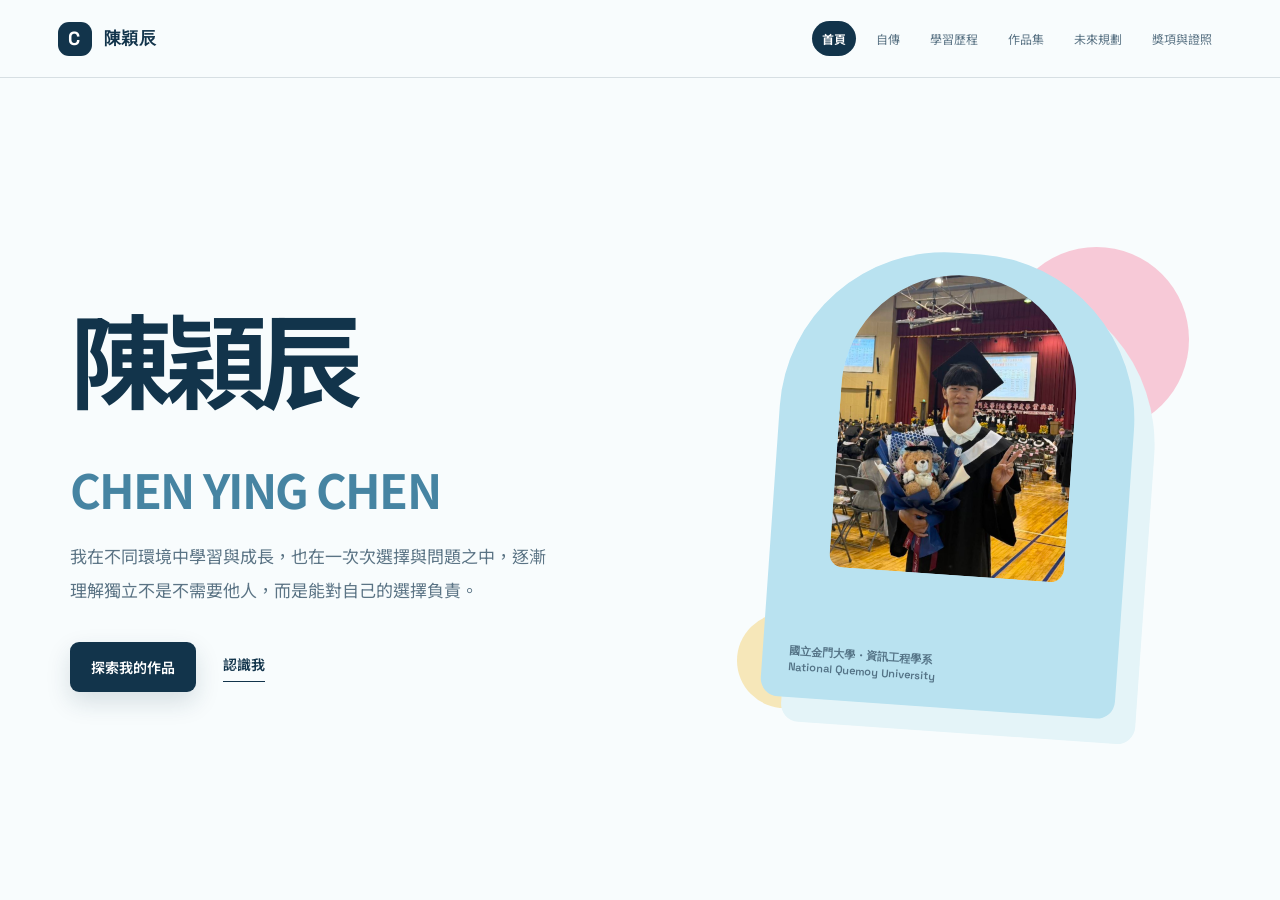
<file: index.html>
<!doctype html>
<html lang="zh-Hant">
<head>
  <meta charset="UTF-8" />
  <meta name="viewport" content="width=device-width, initial-scale=1.0" />
  <meta http-equiv="Cache-Control" content="no-cache, no-store, must-revalidate" />
  <meta name="description" content="陳穎辰的研究所推甄 Personal Website：以技術回應真實需求，探索 AI、資料與資訊管理的交會。" />
  <title>陳穎辰｜Personal Website</title>
  <link rel="icon" type="image/svg+xml" href="favicon.svg" />
  <link rel="preconnect" href="https://fonts.googleapis.com" />
  <link rel="preconnect" href="https://fonts.gstatic.com" crossorigin />
  <link href="https://fonts.googleapis.com/css2?family=Noto+Sans+TC:wght@400;500;600;700;800&family=Space+Grotesk:wght@500;600;700&display=swap" rel="stylesheet" />
  <link rel="stylesheet" href="style.css?v=34" />
</head>
<body>
  <header class="topbar">
    <a class="brand" href="#home" aria-label="回到首頁"><span class="brand-mark">C</span><span>陳穎辰</span></a>
    <nav aria-label="主要導覽">
      <a class="tab-link active" role="tab" aria-selected="true" href="#home" data-tab="home">首頁</a><a class="tab-link" role="tab" aria-selected="false" href="#about" data-tab="about">自傳</a><a class="tab-link" role="tab" aria-selected="false" href="#journey" data-tab="journey">學習歷程</a><a class="tab-link" role="tab" aria-selected="false" href="#work" data-tab="work">作品集</a><a class="tab-link" role="tab" aria-selected="false" href="#research" data-tab="research">未來規劃</a><a class="tab-link" role="tab" aria-selected="false" href="#highlights" data-tab="highlights">獎項與證照</a>
    </nav>
  </header>

  <main>
    <section id="home" class="hero section-wrap">
      <div class="hero-copy">
        <h1>陳穎辰<br /><em>CHEN YING CHEN</em></h1>
        <p class="hero-intro">我在不同環境中學習與成長，也在一次次選擇與問題之中，逐漸理解獨立不是不需要他人，而是能對自己的選擇負責。</p>
        <div class="hero-actions"><a class="button primary" href="#work">探索我的作品</a><a class="text-link" href="#about">認識我</a></div>
      </div>
      <div class="hero-visual" aria-label="陳穎辰個人簡介卡">
        <div class="orb orb-one"></div><div class="orb orb-two"></div>
        <div class="profile-card"><img class="profile-photo" src="graduation.jpg" alt="陳穎辰於國立金門大學畢業典禮的照片" /><div class="card-bottom"><span>國立金門大學・資訊工程學系<br />National Quemoy University</span></div></div>
      </div>
    </section>

    <section id="about" class="section-wrap section about-section autobiography">
      <h2 class="autobiography-title">自傳</h2>
      <article class="autobiography-block"><div><h3>個人背景與成長歷程</h3>
        <p>我出生於臺中，童年到國中階段主要在彰化成長，並與阿公、阿嬤共同生活。由於長輩年事漸長，對現代生活中的許多事務較不熟悉，因此我從小便學會處理自己的事情，也會主動協助阿公、阿嬤解決日常生活中遇到的問題。這段成長經歷使我比同齡人更早培養出獨立自主、主動思考及承擔責任的態度。</p>
        <p>阿公、阿嬤對我的學業成績並未設定過多要求，但我明白，唯有持續充實自己的能力，才能為未來創造更多選擇。因此，即使沒有來自家庭的成績壓力，我仍會主動要求自己認真學習。為了讓我接受更好的教育，阿公、阿嬤安排我進入一所離家較遠的學校就讀。由於距離較遠，無法每天往返，自國中起我便開始住校生活。提早離開熟悉的家庭環境，讓我逐漸學會安排生活、管理時間，也使我在面對陌生環境與問題時更加成熟、獨立。</p>
        <p>國中時期，我的學業表現並不突出，主要是尚未找到適合自己的學習方式。進入高中後，我開始調整讀書方法，嘗試規劃學習進度並整理課程重點，成績也因此逐步提升。這段轉變讓我體會到，能力並非一成不變，只要願意檢視問題、調整方法並持續投入，就能突破原有的限制。</p>
        <p>升讀大學時，我不希望年事漸長的阿公、阿嬤繼續為我過度操心，加上過去已有住校及獨立生活的經驗，因此選擇前往金門就讀，將新的環境視為鍛鍊自己的機會。從小我便對分析問題及尋找解決方法抱有興趣，也觀察到資訊科技在現代社會中的重要性日益提升，因此選擇資訊工程學系作為自己的專業方向。</p>
        <p>大學期間，為了真正對自己的選擇與生活負責，我透過打工自行負擔學費與生活費，並在工作與課業之間學習時間管理。這些經歷進一步塑造了我學習力強、認真負責的特質。在團體合作中，我也願意傾聽、尊重並接納不同意見，與成員共同尋找合適的解決方案。一路走來，獨立並不只是凡事依靠自己，更代表能夠對自己的決定負責，並在面對困難時主動尋找方法、持續向前。</p>
      </div></article>
      <article class="autobiography-block"><div><h3>大學求學歷程與學習態度</h3>
        <p>剛進入資訊工程學系時，這個領域對我而言完全陌生，無論是程式設計、計算機基礎，或課程中的專業名詞，都是過去未曾接觸的內容。其中，計算機概論使用全英文原文書授課，而當時我的英文能力尚不足以順利閱讀整本教材，使我一度擔心自己無法跟上其他同學的學習進度。為了克服這項困難，我開始在上課前預習教材，將看不懂的單字與觀念逐一查找，並在課後重新複習當天的內容。透過反覆整理與理解，我逐漸適應全新的學習環境，也建立起主動預習、課後複習及自行尋找答案的學習習慣。</p>
        <p>第一學期成績公布前，我仍擔心自己與其他同學存在程度上的差距，結果卻出乎意料地取得班級第二名，與第一名僅有一步之遙。這項成果讓我對自己的學習能力產生信心，也促使我設定下一個目標——成為班級第一名。為了達成目標，我比以往更加認真投入課業，持續調整讀書方式及學習進度，最終在第二學期如願取得班級第一名。這段經歷讓我理解，即使面對陌生的領域，只要願意投入時間、找到合適的方法並持續努力，仍然能夠逐步縮短差距並達成目標。</p>
        <p>在學業表現逐漸穩定後，我認為自己仍有餘力，因此從原本僅在寒暑假打工，轉變為平日只要有空餘時間便安排工作。然而，隨著投入工作的時間增加，我對課業的專注程度也受到影響，班級排名先下降至第三名，下一學期更退步至第六名。這次變化使我開始重新檢視自己的時間分配，也讓我明白，能夠同時處理多項事務並不代表已經做好時間管理；真正的時間管理，是清楚辨認每個階段最重要的目標，並願意為長期發展作出取捨。</p>
        <p>進入大三後，面對為期一年的專題製作，我知道自己必須投入更多時間學習、討論與實作。因此，我逐漸減少工作時數，將時間重新分配給課業、專題及與未來發展相關的能力培養。我不希望因為追求短期的收入，而使未來需要付出更大的代價。這項決定並不容易，卻使我學會衡量事情的優先順序，也更加理解對自己負責的真正意義。</p>
        <p>大學期間，我發現自己對程式設計、遊戲設計及其他能將知識轉化為成果的實際應用課程特別感興趣。相較於單純記憶理論，我更享受分析需求、嘗試不同方法，並透過實作完成作品的過程。從初入資訊領域時的陌生與不安，到逐步建立學習方法，再到因成績下滑而重新調整生活重心，這些經歷使我不僅累積了專業知識，也變得更加成熟。我學會在有限的時間中衡量取捨、管理自己，並以長期目標作為每一次選擇的依據。</p>
      </div></article>
    </section>

    <section id="journey" class="section journey-section learning-page">
      <div class="section-wrap">
        <div class="autobiography-title">學習歷程</div>
        <div class="learning-group"><h3 class="learning-group-title">專題與研究經驗</h3>
          <article class="learning-card"><span class="learning-kicker">PROJECT / NQU AI ASSISTANT</span><h3>畢業專題：NQU AI Assistant</h3><p>大學期間，我與團隊共同完成畢業專題「NQU AI Assistant」。我們觀察到，學生或其他有校園資訊需求的使用者，往往需要花費時間搜尋分散的資料，也不容易判斷找到的答案是否正確。因此，我們希望透過聊天機器人結合校園專屬知識庫，建立更便利的資訊查詢系統，協助使用者迅速取得有資料依據的回答。</p><p>團隊依照成員的能力與專長，分別投入模型建置、程式開發及功能構想。我主要負責程式撰寫與前後端整合，確保使用者介面能與後端系統順利連接，使各項功能不只是獨立運作，而能整合成完整的使用流程。這項工作讓我體會到，系統開發除了完成個別功能，更需要理解不同元件之間的關係，並透過溝通與測試確保整體運作一致。</p><p>製作過程中，最大的挑戰是原有程式以Python開發，但後續希望透過Unity呈現互動介面，因而面臨不同程式語言與執行環境之間的整合問題。我們沒有因此放棄原先的構想，而是持續查找資料、討論可能的方法，並嘗試不同方向。在找到可行的銜接方式後，我負責將相關程式整合，最終順利完成專題系統。</p><p>這項專題在成果展示中獲得人氣獎與整體成果第二名，對我與團隊而言都是重要的肯定。更重要的是，我在過程中學會了分工合作、傾聽不同想法，以及面對技術困難時持續尋找解決方法。我也逐漸理解，資訊系統的價值不只在於採用哪些技術，更在於能否整合資訊、回應使用者需求，並改善原有的問題。這段經驗讓我對資訊技術的實際應用產生更深的興趣，也成為我進一步探索資訊管理領域的重要契機。</p><div class="learning-tags"><span>Python</span><span>RAG</span><span>LLM</span><span>Unity</span><span>前後端整合</span></div></article>
          <article class="learning-card"><span class="learning-kicker">RESEARCH / 2026.02 — 2026.06</span><h3>中文語音辨識模型微調與評估</h3><p>2026年2月至6月期間，我參與老師指導的研究計畫，主要投入中文語音辨識模型的微調與評估工作。這項研究是智慧居家機器人語音互動功能的一部分，目的是將使用者的中文語音轉換為文字，提供後續模組進行指令理解與處理。</p><p>在計畫中，我負責資料蒐集、程式開發、模型訓練及結果分析。我整理語音檔案與對應文字標註，建立訓練集與驗證集，並使用Python串接音訊前處理、模型訓練及評估流程。模型以既有的Whisper為基礎進行中文語音微調，同時透過字元錯誤率、損失曲線及語句類別混淆矩陣，檢視辨識表現。此外，我也參與開發麥克風錄音與文字轉錄的測試程式，作為實際語音輸入測試的基礎。</p><p>實驗結果顯示，訓練與驗證損失隨訓練進度逐漸下降並趨於穩定。在本次涵蓋10類語句、共50筆驗證樣本的類別配對分析中，辨識文字經相似度比對後，皆對應至正確的語句類別，呈現模型在既定語句範圍內的初步成果。然而，這項結果仍受限於資料規模與測試範圍，對於未見語句、不同說話者及噪音環境的適用性，仍需要進一步驗證。</p><p>這次計畫讓我接觸到從資料準備、模型微調到結果分析的研究流程，也開始認識到，完成程式與模型訓練只是研究的一部分，如何設計評估方式、解讀結果並辨認限制，同樣重要。透過這段實作經驗，我累積了語音資料處理與模型評估的基礎，也看見資訊技術支援實際使用需求的可能性，成為我後續探索資料分析與智慧系統應用的起點。</p><div class="learning-tags"><span>Whisper</span><span>Python</span><span>語音辨識</span><span>模型評估</span></div></article>
          <article class="learning-card"><span class="learning-kicker">WEB DEVELOPMENT / IN PROGRESS</span><h3>網頁優化與功能開發</h3><p>目前，我正參與老師指導的網頁開發專案，主要負責既有網頁的優化、頁面與功能擴充，以及依會員與非會員身分設定相應的功能使用權限。專案目前處於初期階段，我正逐步熟悉系統架構與需求，並透過實作累積網站開發及權限管理的經驗。</p><div class="learning-tags"><span>Web Development</span><span>功能擴充</span><span>權限管理</span></div></article>
        </div>
        <div class="learning-group practice-group"><h3 class="learning-group-title">實務經歷</h3>
          <article class="learning-card"><span class="learning-kicker">TEACHING / 2026.01 — 2026.06</span><h3>資訊科技家教</h3><p>2026年1月至6月期間，我擔任一名國二學生的資訊科技家教，每週進行一次課程。學生希望提早接觸資訊科技，因此我安排Python基礎程式設計與應用、Arduino實作及基本網頁設計等不同主題，讓他透過多元嘗試，逐步探索自己的興趣，而不只是學習單一技術。</p><p>為了讓課程符合學生的程度，我會事先準備教材、衡量內容的難易度，並完成材料採購、軟體安裝等工作。教學過程中，我也依據學生的理解情況與實作進度，調整講解方式及課程步調，希望讓他在掌握基礎的同時，保有探索與動手實作的空間。</p><p>這是我第一次從學習者轉變為教學者，也是一段令我印象深刻的經驗。我發現，自己理解一項知識，並不代表能清楚地傳達給別人；教學需要重新整理所學，並站在初學者的角度思考。這段經歷讓我練習將專業內容轉化為容易理解的說明，也使我更加重視事前準備、耐心溝通，以及對學生學習過程的責任。</p></article>
          <article class="learning-card"><span class="learning-kicker">WORK EXPERIENCE / 2025 SUMMER</span><h3>廣達電腦暑期工作</h3><p>2025年暑假，我從金門前往桃園廣達電腦公司，展開為期三個月的暑期工作。對我而言，這是一次走出熟悉環境的嘗試。由於在桃園沒有既定的住所，也不熟悉當地生活，我必須提前安排租屋、交通及日常生活所需。從出發前的規劃到抵達後的適應，讓我進一步練習獨立處理問題，並為自己的決定負責。</p><p>進入大型企業後，我感受到職場與校園的不同。除了完成工作，也需要學習與不同背景的同事相處，留意溝通方式，並理解工作上的規範與責任。雖然這段期間相當疲累，但實際參與職場生活，讓我提早認識工作的節奏與要求，也更加重視團隊合作及謹慎負責的態度。</p><p>這段經驗中，令我印象深刻的是遵循標準作業程序（SOP）的重要性。我逐漸體會到，產品從製作到完成，需要經過嚴謹的流程與檢查，每一個環節都可能影響後續作業與產品品質。即使是看似微小的疏忽，也可能帶來額外成本與損失，因此不能只求速度，更需要確實依照流程執行工作。</p><p>這三個月的經歷，不僅使我更加適應陌生環境，也讓我從實際工作中認識到流程管理與品質要求的重要性。相較於過去主要從課堂理解知識，這次經驗讓我看見企業如何透過明確規範與人員協作完成工作，也成為我進一步思考技術、流程與管理之間關係的起點。</p></article>
          <article class="learning-card"><span class="learning-kicker">FIELDWORK / KINMEN COUNTY</span><h3>金門縣政府人行道調查</h3><p>我曾協助金門縣政府進行人行道調查，負責實地探勘、資料蒐集與整理，以及數據分析，提供公共設施安全與行人通行品質改善的參考。這段經驗讓我接觸到從現場觀察到資料分析的工作流程，也體會到完整、正確的資料，是支援管理決策與回應實際需求的重要基礎。</p><div class="learning-tags"><span>實地調查</span><span>資料整理</span><span>數據分析</span></div></article>
        </div>
      </div>
    </section>

    <section id="work" class="section section-wrap"><div class="section-label">03 / SELECTED WORK</div><div class="work-head"><h2>我做過的事，<br /><span>也是我思考的痕跡。</span></h2><a class="text-link" href="#research">想了解更多 <span></span></a></div><div class="work-grid"><article class="work-card featured"><div class="work-visual visual-ai"><span class="tag">01 / CAPSTONE PROJECT</span><div class="ai-symbol">AI<span>+</span></div><span class="visual-caption">listen · understand · respond</span></div><div class="work-info"><div><h3>AI Assistant</h3><p>結合語音辨識、RAG 與大型語言模型的智慧互動助理。</p></div><span class="arrow"></span></div><div class="chips"><span>Python</span><span>RAG</span><span>LLM</span><span>WebSocket</span></div></article><article class="work-card"><div class="work-visual visual-culture"><span class="tag">02 / FIELD PROJECT</span><div class="culture-word">文化<br /><i>・</i>記憶</div><span class="visual-caption">research · record · connect</span></div><div class="work-info"><div><h3>金門聚落宗族文化計畫</h3><p>協助資料整理、文化內容保存與展示。</p></div><span class="arrow"></span></div><div class="chips"><span>Research</span><span>Documentation</span></div></article><article class="work-card"><div class="work-visual visual-road"><span class="tag">03 / COMMUNITY DATA</span><div class="road-mark">↳<br />walkable<br />city</div><span class="visual-caption">observe · analyze · improve</span></div><div class="work-info"><div><h3>道路及人行環境調查</h3><p>參與金門縣道路與人行環境調查專案。</p></div><span class="arrow"></span></div><div class="chips"><span>Fieldwork</span><span>Data</span></div></article></div></section>

    <section id="research" class="learning-page future-page"><div class="section-wrap"><div class="learning-intro"><div><div class="section-label">未來規劃</div><h2>把技術與管理<br /><span>連結成前進的方向。</span></h2></div><p>從資訊工程出發，持續探索資訊管理、資料分析與智慧系統的實際應用。</p></div><div class="learning-group"><h3 class="learning-group-title">資訊管理領域認識與申請動機</h3><article class="learning-card"><p>經過大學資訊工程的學習與實作，我建立了程式設計、系統開發及人工智慧應用的基礎，也發現自己仍有許多值得深入學習的知識。因此，我希望透過研究所的訓練，進一步充實專業能力，學習更有系統地分析問題、規劃方法，並檢驗實作成果。</p><p>我選擇資訊管理，並非放棄資訊工程的專業，而是希望在既有技術基礎上，拓展與管理相關的知識。對我而言，資訊管理不只是開發或使用資訊系統，也關注如何理解使用者與組織的需求、整合資料、改善流程，讓技術發揮實際價值。在NQU AI Assistant專題中，我接觸到以系統整合回應校園資訊需求的過程；在廣達電腦的暑期工作中，我則觀察到作業流程、品質要求與人員協作的重要性。這些經歷提供了我從技術之外思考問題的機會。</p><p>未來，我希望進一步學習資訊系統規劃、資料分析與管理應用，培養連結技術與實際需求的能力。透過資訊工程與管理知識的結合，我期望建立更多元、彼此互補的專長，也讓自己在未來的研究與職涯發展上擁有更多選擇。</p></article></div><div class="learning-group practice-group"><h3 class="learning-group-title">研究所學習規劃與未來方向</h3><article class="learning-card"><p>進入研究所後，我希望優先補強管理方面的知識，在既有資訊工程基礎上，進一步學習資訊系統規劃、專案管理與組織運作，理解技術如何配合實際需求，並支援流程改善與管理決策。同時，我也將持續加強英文能力，透過閱讀英文教材、技術文件及研究論文，逐步提升專業閱讀與表達能力。</p><p>在資料分析與研究方法方面，我希望深化資料處理、統計分析及實驗設計的能力，學習如何從實際問題形成研究題目、選擇適當的方法，並以資料與評估結果支持結論。過去的專題與研究參與提供了實作基礎，而研究所階段，我期望進一步培養獨立思考與有系統地探究問題的能力。</p><p>目前，我對大數據應用、資訊系統分析與開發、系統維護，以及資料庫相關主題抱有興趣。未來希望透過課程學習、文獻閱讀與老師指導，逐步聚焦研究方向，探索如何整合資料與系統功能，改善資訊取得、資料管理或系統使用上的問題。</p><p>對於未來發展，我希望建立兼具資訊技術與管理觀點的專業能力，讓自己不只能夠完成系統功能，也能理解需求、分析資料，並考量系統後續的維護與應用。研究所對我而言，是進一步充實知識、釐清專業方向的階段；我將延續主動學習與對自己負責的態度，逐步累積能運用於未來工作的能力。</p></article></div></div></section>

    <section class="section section-wrap credentials highlights-page"><div class="highlights-intro"><h2>一步一步累積的<br /><span>學習成果。</span></h2><p>從學業表現、專題成果到專業能力，每一份證書都記錄著我持續投入與成長的過程。</p></div><div class="highlight-category"><h3>學業成績與專題獎項</h3><div class="highlight-items"><div><span>ACADEMIC AWARD</span><strong>畢業生智育成績第三名證書</strong></div><div><span>113學年度第2學期</span><strong>三年級學業成績第三名獎狀</strong></div><div><span>112學年度第2學期</span><strong>二年級學業成績第三名獎狀</strong></div><div><span>111學年度第2學期</span><strong>一年級學業成績第一名獎狀</strong></div><div><span>111學年度第1學期</span><strong>一年級學業成績第二名獎狀</strong></div><div><span>PROJECT AWARD</span><strong>NQU AI Assistant<br />整體成果第二名・人氣獎</strong></div></div></div><div class="highlight-category"><h3>專業證照與能力認證</h3><div class="highlight-items"><div><span>TQC</span><strong>TQC英文輸入實用級認證</strong></div><div><span>TQC</span><strong>TQC數字輸入進階級認證</strong></div><div><span>TQC</span><strong>TQC中文輸入實用級認證</strong></div><div><span>PROGRAMMING</span><strong>CPE 證照</strong></div></div></div><div class="highlight-category"><h3>獎學金</h3><div class="highlight-items"><div><span>SCHOLARSHIP</span><strong>財團法人宗倬章先生教育基金會獎學金證書</strong></div></div></div><div class="certificate-gallery"><div class="certificate-gallery-head"><h3>證書與獎狀照片</h3><p>點擊照片查看完整內容</p></div><div class="certificate-cards"><a class="certificate-card" href="certificates/academic-01.jpg" target="_blank" rel="noreferrer"><img src="certificates/academic-01.jpg" alt="財團法人宗倬章先生教育基金會獎學金證書" /><div><span>SCHOLARSHIP</span><strong>財團法人宗倬章先生教育基金會獎學金證書</strong></div></a><a class="certificate-card" href="certificates/academic-02.jpg" target="_blank" rel="noreferrer"><img src="certificates/academic-02.jpg" alt="畢業生智育成績第三名證書" /><div><span>ACADEMIC AWARD</span><strong>畢業生智育成績第三名證書</strong></div></a><a class="certificate-card" href="certificates/academic-03.jpg" target="_blank" rel="noreferrer"><img src="certificates/academic-03.jpg" alt="TQC 英文輸入實用級認證" /><div><span>TQC / CERTIFICATE</span><strong>TQC英文輸入實用級認證</strong></div></a><a class="certificate-card" href="certificates/academic-04.jpg" target="_blank" rel="noreferrer"><img src="certificates/academic-04.jpg" alt="TQC 數字輸入進階級認證" /><div><span>TQC / CERTIFICATE</span><strong>TQC數字輸入進階級認證</strong></div></a><a class="certificate-card" href="certificates/academic-05.jpg" target="_blank" rel="noreferrer"><img src="certificates/academic-05.jpg" alt="TQC 中文輸入實用級認證" /><div><span>TQC / CERTIFICATE</span><strong>TQC中文輸入實用級認證</strong></div></a><a class="certificate-card" href="certificates/tqc-01.jpg" target="_blank" rel="noreferrer"><img src="certificates/tqc-01.jpg" alt="113學年度第2學期三年級學業成績第三名獎狀" /><div><span>ACADEMIC AWARD</span><strong>113學年度第2學期三年級學業成績第三名獎狀</strong></div></a><a class="certificate-card" href="certificates/tqc-02.jpg" target="_blank" rel="noreferrer"><img src="certificates/tqc-02.jpg" alt="112學年度第2學期二年級學業成績第三名獎狀" /><div><span>ACADEMIC AWARD</span><strong>112學年度第2學期二年級學業成績第三名獎狀</strong></div></a><a class="certificate-card" href="certificates/tqc-03.jpg" target="_blank" rel="noreferrer"><img src="certificates/tqc-03.jpg" alt="111學年度第2學期一年級學業成績第一名獎狀" /><div><span>ACADEMIC AWARD</span><strong>111學年度第2學期一年級學業成績第一名獎狀</strong></div></a><a class="certificate-card" href="certificates/tqc-04.jpg" target="_blank" rel="noreferrer"><img src="certificates/tqc-04.jpg" alt="111學年度第1學期一年級學業成績第二名獎狀" /><div><span>ACADEMIC AWARD</span><strong>111學年度第1學期一年級學業成績第二名獎狀</strong></div></a></div></div></section>

  </main>
  <footer class="footer"><div class="section-wrap"></div></footer>
  <script>
    const panels = [...document.querySelectorAll('main > section')];
    const panelIds = ['home', 'about', 'journey', 'work', 'research', 'highlights'];
    panels.forEach((panel, index) => panel.id = panelIds[index]);
    const tabs = [...document.querySelectorAll('.tab-link')];
    function activateTab(id, updateUrl = true) {
      const activeId = panelIds.includes(id) ? id : 'home';
      panels.forEach(panel => panel.hidden = panel.id !== activeId);
      tabs.forEach(tab => {
        const selected = tab.dataset.tab === activeId;
        tab.classList.toggle('active', selected);
        tab.setAttribute('aria-selected', selected);
      });
      if (updateUrl) history.replaceState(null, '', '#' + activeId);
      window.scrollTo({ top: 0, behavior: 'smooth' });
    }
    tabs.forEach(tab => tab.addEventListener('click', event => {
      event.preventDefault();
      activateTab(tab.dataset.tab);
    }));
    document.querySelectorAll('a[href^="#"]').forEach(link => link.addEventListener('click', event => {
      const id = link.getAttribute('href').slice(1);
      if (panelIds.includes(id)) { event.preventDefault(); activateTab(id); }
    }));
    const capstoneKicker = document.querySelector('#journey .learning-kicker');
    if (capstoneKicker) capstoneKicker.textContent = 'PROJECT / 2024.09 - 2025.06';
    const journeyCards = [...document.querySelectorAll('#journey .learning-card')];
    if (journeyCards[1]) journeyCards[1].querySelector('h3').textContent = '基於多模態感知和生成式人工智慧的智慧居家機器人－子計畫二：智慧居家機器人的自然語言處理與任務規劃';
    if (journeyCards[2]) journeyCards[2].querySelector('.learning-kicker').textContent = 'WEB DEVELOPMENT / 2026.09 -';
    if (journeyCards[3]) { journeyCards[3].querySelector('.learning-kicker').textContent = 'TEACHING / 2026.01 - 2026.06'; journeyCards[3].insertAdjacentHTML('beforeend', '<div class="learning-tags"><span>Python 教學</span><span>Arduino 實作</span><span>網頁設計</span></div>'); }
    if (journeyCards[4]) { journeyCards[4].querySelector('.learning-kicker').textContent = 'WORK EXPERIENCE / 2025.06 - 2025.09'; journeyCards[4].insertAdjacentHTML('beforeend', '<div class="learning-tags"><span>SOP 流程</span><span>品質管理</span><span>團隊合作</span></div>'); }
    if (journeyCards[5]) journeyCards[5].querySelector('.learning-kicker').textContent = 'FIELDWORK / 2025.12 -';
    if (journeyCards[2]) journeyCards[2].querySelector('h3').textContent = '人工智慧於桌球自動發球機與教練輔助系統之運動科學應用研究';
    if (journeyCards[5]) journeyCards[5].querySelector('h3').textContent = '金門縣道路及人行環境調查與專業技術委託服務案';
    if (journeyCards[5]) journeyCards[5].insertAdjacentHTML('afterend', '<article class="learning-card"><span class="learning-kicker">CULTURAL HERITAGE / 2026.06 -</span><h3>115年金門聚落宗族文化、保存、傳承與展示計畫</h3><p>在本計畫中，我主要負責將紙本族譜資料進行數位化，協助保存金門聚落中的宗族歷史與家族資料。工作內容不只是將紙本內容轉換為數位資料，也需要先理解族譜的編排方式、世代關係與記載內容，才能正確整理資料並降低轉錄過程中的錯誤。</p><p>由於族譜中包含許多具有傳統文化背景的專有用詞，我需要在整理資料的過程中逐步熟悉相關術語，例如世代、房派、支系、祖先與親屬關係等概念，並依照原始資料的脈絡進行辨識與記錄。遇到字跡不清、格式不一致或內容難以判讀的地方，也需要回看原始資料、比對前後文，並保持資料整理上的謹慎。</p><p>這段經驗讓我認識到，文化資料數位化不只是單純的輸入工作，更需要同時理解資料內容、維持脈絡完整，並思考未來如何讓資料更容易保存、查找與展示。透過實際參與，我也體會到資訊技術能夠協助傳統資料延續與傳承，並看見資料整理、數位保存與文化研究之間的連結。</p><div class="learning-tags"><span>紙本數位化</span><span>族譜資料整理</span><span>文化保存</span></div></article>');
    const futureIntro = document.querySelector('#research .learning-intro');
    if (futureIntro) futureIntro.innerHTML = '<div class="autobiography-title">未來規劃</div>';
    document.querySelectorAll('#research .learning-group').forEach(group => {
      const groupTitle = group.querySelector('.learning-group-title');
      const groupCard = group.querySelector('.learning-card');
      if (groupTitle && groupCard) {
        const cardTitle = document.createElement('h3');
        cardTitle.className = 'learning-card-title';
        cardTitle.textContent = groupTitle.textContent;
        groupCard.prepend(cardTitle);
        groupTitle.remove();
      }
    });
    const cpeCard = document.createElement('a');
    cpeCard.className = 'certificate-card cpe-card';
    cpeCard.href = 'certificates/cpe-01.png';
    cpeCard.target = '_blank';
    cpeCard.rel = 'noreferrer';
    cpeCard.innerHTML =
      '<img src="certificates/cpe-01.png" alt="CPE 程式能力檢定證明" />' +
      '<div><span>PROGRAMMING / 2024</span>' +
      '<strong>CPE 程式能力檢定證明</strong></div>';

    const certificateCards = document.querySelector('.certificate-cards');
    if (certificateCards) {
      certificateCards.insertBefore(
        cpeCard,
        certificateCards.children[1] || null
      );
    }
    const certificateMeta = [
      ['SCHOLARSHIP / 2025', '宗倬章先生教育基金會獎學金證書', '以學習投入與持續成長，獲得教育基金會獎學金肯定。'],
      ['PROGRAMMING / 2024', 'CPE 程式能力檢定證明', 'CPE 程式能力檢定證明，呈現我在程式設計與問題解決方面的學習成果。'],
      ['ACADEMIC AWARD / 2026', '畢業生智育成績第三名證書', '大學畢業期間在資訊工程學系維持穩定的學業表現。'],
      ['TQC / 2025', '英文輸入實用級認證', '通過英文輸入實用級認證，建立英文鍵入與文件處理能力。'],
      ['TQC / 2025', '數字輸入進階級認證', '通過數字輸入進階級認證，提升資料輸入的速度與準確度。'],
      ['TQC / 2023', '中文輸入實用級認證', '通過中文輸入實用級認證，具備穩定的中文文字輸入能力。'],
      ['ACADEMIC AWARD / 2025', '三年級學業成績第三名獎狀', '113學年度第2學期學業成績表現優良，獲頒獎狀。'],
      ['ACADEMIC AWARD / 2024', '二年級學業成績第三名獎狀', '112學年度第2學期持續累積專業學習與課程成果。'],
      ['ACADEMIC AWARD / 2023', '一年級學業成績第一名獎狀', '111學年度第2學期獲得資訊工程學系學業成績第一名。'],
      ['ACADEMIC AWARD / 2023', '一年級學業成績第二名獎狀', '111學年度第1學期以穩定的學習表現獲得肯定。']
    ];
    document.querySelectorAll('.certificate-card').forEach((card, index) => {
      const meta = certificateMeta[index];
      const info = card.querySelector('div');
      if (meta && info) {
        info.querySelector('span').textContent = meta[0];
        info.querySelector('strong').textContent = meta[1];
        card.querySelector('img').alt = meta[1];
        const description = document.createElement('p');
        description.textContent = meta[2];
        info.append(description);
      }
    });
    const portfolioProjects = [
      ['01', 'CAPSTONE PROJECT', 'NQU AI Assistant', '結合校園知識庫、語音互動與大型語言模型的智慧資訊助理。', ['Python', 'RAG', 'LLM', 'Unity'], 'visual-ai'],
      ['02', 'RESEARCH', '智慧居家機器人的自然語言處理與任務規劃', '以中文語音辨識模型為基礎，支援智慧居家機器人的語言理解與任務規劃。', ['Speech AI', 'Fine-tuning', 'CER'], 'visual-speech'],
      ['03', 'WEB DESIGN', 'TO DO LIST網頁', '以待辦事項管理為主題的網頁作品，整合任務建立、分類、期限與狀態管理。', ['HTML', 'CSS', 'JavaScript'], 'visual-web'],
      ['04', 'GAME PROJECT', '多啦A夢冒險', '以 Unity 製作的 2D 冒險遊戲，累積分數、蒐集道具並閃躲攻擊，直到擊敗 Boss。', ['Unity', 'C#', 'Boss Battle', 'Item Collection'], 'visual-game'],
      ['05', 'GAME PROJECT', 'Soul Reclaimer', '以 Unity 製作三個主題關卡的 2D 遊戲，結合角色操作、敵人戰鬥、回血道具與場景切換。', ['Unity', 'C#', 'Combat', 'Scene Flow'], 'visual-game-two'],
      ['06', 'DATA ANALYSIS', '平均預期壽命數據分析', '透過資料整理與視覺化分析，觀察不同地區與時間中的平均預期壽命變化。', ['Python', 'Data Analysis', 'Visualization'], 'visual-data'],
      ['07', 'AI APPLICATION', '人工智慧於柳丁品質分析之應用', '以資料探勘與分類模型分析柳丁品質，探索人工智慧支援農業品質判斷的可行性。', ['Weka', 'Data Mining', 'Random Forest', 'Classification'], 'visual-orange'],
      ['08', 'WEB DESIGN', 'C# 網頁設計', '以 ASP.NET Core 建立多頁式管理網站，整合會員登入、公告與相簿管理、SQLite 操作及互動功能。', ['ASP.NET Core', 'Razor Pages', 'SQLite', 'CRUD'], 'visual-csharp'],
      ['09', 'PROGRAMMING', 'Python 天氣預報爬蟲', '串接氣象資料開放平臺 API，依縣市取得一週預報並繪製氣溫變化圖。', ['Python', 'CWA API', 'JSON', 'Matplotlib'], 'visual-scraper'],
      ['10', 'SYSTEM PROJECT', 'Multithread在爬蟲的應用', '以 Python 爬取十二星座每日運勢，分別實作循序爬蟲與多線程版本，並將結果寫入 SQLite。', ['Python', 'BeautifulSoup', 'Multithreading', 'SQLite'], 'visual-thread'],
      ['11', 'INTERACTIVE PROJECT', 'Modern Magic Mirror', '以 Python 整合臉部辨識、語音辨識與星座運勢查詢，打造具有互動回應的智慧魔鏡。', ['Python', 'OpenCV', 'Speech Recognition', 'Web Scraping'], 'visual-mirror'],
      ['12', 'PERSONAL PROJECT', '個人網頁', '整理個人經歷、學習成果與作品內容，練習資訊架構與介面設計。', ['HTML', 'CSS', 'JavaScript', 'UI Design'], 'visual-portfolio']
    ];
    const portfolioGrid = document.querySelector('#work .work-grid');
    if (portfolioGrid) {
      portfolioGrid.innerHTML = portfolioProjects.map(([number, category, title, description, tags, visual]) => `<article class="work-card" data-project="${number}" tabindex="0" role="link"><div class="work-visual ${visual} ${['01','02','03','04','05','06','08','09','12'].includes(number) ? 'has-project-image' : ''}">${number === '01' ? '<img class="project-card-image" src="project-assets/nqu-ai/page-01.png" alt="NQU AI Assistant 專題封面" />' : number === '02' ? '<img class="project-card-image" src="project-assets/whisper-loss-curve.png" alt="智慧居家機器人語音模型訓練成果" />' : number === '03' ? '<img class="project-card-image" src="project-assets/todo-list-result.png" alt="TO DO LIST網頁作品成果" />' : number === '04' ? '<img class="project-card-image" src="project-assets/doraemon-adventure-cover.png" alt="多啦A夢冒險遊戲代表圖片" />' : number === '05' ? '<img class="project-card-image" src="project-assets/soul-reclaimer-05-cover.png" alt="Soul Reclaimer 遊戲作品成果" />' : number === '06' ? '<img class="project-card-image" src="project-assets/life-expectancy/top10.png" alt="平均預期壽命排名前十的國家" />' : number === '08' ? '<img class="project-card-image" src="project-assets/csharp-webapp-home.png" alt="C# 網頁設計首頁截圖" />' : number === '09' ? '<img class="project-card-image" src="project-assets/crawler-weather-chart.png" alt="Python 天氣資料爬蟲成果圖" />' : number === '12' ? '<img class="project-card-image" src="site-homepage.png" alt="個人網頁首頁截圖" />' : ''}<span class="tag">${number} / ${category}</span>${['01','02','03','04','05','06','08','09','12'].includes(number) ? '' : `<div class="project-symbol">${number}</div>`}<span class="visual-caption">${number === '01' ? 'voice · knowledge · response' : number === '02' ? 'speech · fine-tune · evaluate' : number === '03' ? 'plan · organize · complete' : number === '04' ? 'score · dodge · defeat' : number === '05' ? 'explore · fight · survive' : number === '06' ? 'data · compare · explain' : number === '08' ? 'manage · organize · connect' : number === '09' ? 'request · parse · visualize' : number === '12' ? 'structure · design · connect' : 'explore · build · reflect'}</span></div><div class="work-info"><div><h3>${title}</h3><p>${description}</p><span class="work-view">查看詳細內容 ↗</span></div></div><div class="chips">${tags.map(tag => `<span>${tag}</span>`).join('')}</div></article>`).join('');
    }
    document.querySelectorAll('#work .work-card').forEach(card => {
      const view = card.querySelector('.work-view');
      if (view) {
        const link = document.createElement('a');
        link.className = 'work-view';
        link.href = 'project.html?project=' + encodeURIComponent(card.dataset.project);
        link.textContent = '查看詳細內容 ↗';
        link.addEventListener('click', event => event.stopPropagation());
        view.replaceWith(link);
      }
    });
    const crawlerCardCaption = portfolioGrid?.querySelector('[data-project="10"] .visual-caption');
    if (crawlerCardCaption) crawlerCardCaption.textContent = 'crawl · parallel · compare';
    const magicMirrorCardVisual = portfolioGrid?.querySelector('[data-project="11"] .work-visual');
    if (magicMirrorCardVisual) {
      magicMirrorCardVisual.classList.add('has-project-image');
      magicMirrorCardVisual.innerHTML = '<img class="project-card-image" src="project-assets/magic-mirror-cover.png" alt="Modern Magic Mirror 作品報告封面" /><span class="tag">11 / INTERACTIVE PROJECT</span><span class="visual-caption">recognize · listen · respond</span>';
    }
    const orangeCardVisual = portfolioGrid?.querySelector('[data-project="07"] .work-visual');
    if (orangeCardVisual) {
      orangeCardVisual.classList.add('has-project-image');
      orangeCardVisual.innerHTML = '<img class="project-card-image" src="project-assets/orange-quality/cover.png" alt="人工智慧於柳丁品質分析之應用研究封面" /><span class="tag">07 / AI APPLICATION</span><span class="visual-caption">data · classify · improve</span>';
    }
    const projectDetails = {
      '01': ['作品概念', '以校園資訊查詢為核心，將語音互動、RAG 與大型語言模型整合，讓 NANA 協助使用者取得具資料依據的回答。', '製作內容', '負責前端與後端程式撰寫，以及前後端連接與整合，包含資料傳輸、問題處理流程、RAG 檢索、LLM 回答與 Unity 互動。', '個人角色', '前後端程式開發、系統連接與整合、資料研究與篩選。'],
      '02': ['研究內容', '以 Whisper 模型為基礎進行中文語音辨識微調，觀察模型在特定語句與語音資料範圍內的辨識表現。', '製作內容', '整理語音檔案與文字標註，建立訓練與驗證資料，使用 Python 完成音訊前處理、模型訓練、CER 評估與混淆矩陣分析。', '學習成果', '理解從資料準備、模型訓練到結果解讀的完整流程，也學會辨認資料規模與測試範圍的限制。'],
      '03': ['作品概念', '以日常待辦事項管理為主題，設計簡潔的網頁介面，練習將使用者操作轉化為清楚的互動流程。', '製作內容', '完成待辦事項新增、顯示與管理等基本功能，並處理頁面排版、按鈕互動與資料呈現。', '使用技術', 'HTML、CSS、JavaScript。'],
      '04': ['作品概念', '以 Unity 製作多啦A夢冒險 2D 遊戲，玩家透過累積分數逐步推進挑戰，蒐集有利道具並閃躲敵人攻擊，直到擊敗 Boss。', '製作內容', '完成角色移動、武器攻擊、敵人生成、道具效果、分數累積、Boss 戰鬥與勝敗流程。', '個人角色', '遊戲構想、UI 設計、地圖關卡、流程規劃與互動機制皆由我獨立完成。'],
      '05': ['作品概念', 'Soul Reclaimer 是一款以場景探索與戰鬥挑戰為核心的 2D 遊戲。玩家需要操控角色穿越不同區域，面對各具特色的敵人與 Boss，並適時使用回血道具維持戰鬥能力，完成每個場景的挑戰。', '製作內容', '遊戲包含森林、沙漠與雪地三個主題場景，各關卡具有不同的敵人配置與挑戰。玩家透過四方向移動探索場景，擊敗當前區域的敵人後開啟通往下一個場景的路徑；在戰鬥過程中，玩家可以取得回血道具恢復生命值，最後在雪地場景面對兩個 Boss，擊敗所有敵人與 Boss 後完成遊戲。', '個人角色', '本作品由兩人共同完成。我主要負責程式碼撰寫，包含場景切換、角色控制、敵人行為、Boss 攻擊機制、碰撞判定，以及整體遊戲進行流程的設計與實作。', '學習成果', '透過這項作品，我學會將不同場景的規則與通關條件轉化為程式邏輯，並處理角色、敵人、回血道具與場景狀態之間的互動。實作過程也讓我更熟悉遊戲流程規劃、敵人行為設計與多場景串接。'],
      '06': ['分析內容', '透過資料整理與視覺化，觀察不同地區與年份的平均預期壽命變化，練習從資料中找出趨勢。', '製作內容', '進行資料清理、統計整理、圖表呈現與結果說明，將分析結果轉化為容易理解的資訊。', '使用技術', 'Python、資料分析、資料視覺化。'],
      '07': ['作品概念', '以 Kaggle 柳丁品質資料集為基礎，透過資料探勘與分類模型建立品質判斷流程，探索人工智慧支援農業品質分析的可行性。', '製作內容', '使用 Weka 進行資料前處理，測試多種分類器，重新劃分品質等級並比較模型結果。', '使用技術', 'Weka、資料探勘、RandomForest、分類模型。'],
      '08': ['作品概念', '以 ASP.NET Core Razor Pages 製作多頁式網站，將會員、公告、相簿與簡易互動功能整合在同一個系統中，練習從頁面操作、後端處理到資料保存的完整流程。', '製作內容', '首頁提供各項功能入口；登入流程驗證會員資料並以 Session 保存登入狀態。會員模組支援資料查詢、新增、修改與刪除，公告與相簿模組則支援內容維護、圖片上傳、Base64 圖片顯示、下載與縮圖切換，並加入 Snake 小遊戲。', '使用技術', 'C#、ASP.NET Core Razor Pages、Razor、HTML、CSS、JavaScript、SQLite、Microsoft.Data.Sqlite、ADO.NET、Session、參數化 SQL、IFormFile、LocalStorage。'],
      '09': ['作品概念', '以 Python 串接氣象資料開放平臺，讓使用者輸入臺灣縣市後取得一週天氣預報，並以圖表呈現最高溫與最低溫的變化。', '製作內容', '先從 API 取得所有縣市的 JSON 資料，再整理縣市名稱供使用者選擇。程式會檢查輸入是否為有效縣市，接著擷取該地區七天的日期、最高溫與最低溫，最後繪製一週氣溫變化圖。', '使用技術', 'Python、Requests、氣象資料開放平臺 API、JSON、Matplotlib。'],
      '10': ['作品概念', '以 Python 製作星座運勢爬蟲，分別建立一般循序執行與多線程平行執行版本，將擷取的每日運勢整理後寫入 SQLite，並比較兩種方式的執行效率。', '製作內容', '程式先建立 horoscope 資料表並清除舊資料，再從星座頁面擷取星座名稱、星級與運勢描述。一般版本透過 for 迴圈逐一請求十二個頁面；多線程版本則為每個星座建立 Thread，同時執行爬取工作，並使用 Lock 保護資料寫入。實測一般版本約 6.23 秒，多線程版本約 0.81 秒；多線程輸出順序不固定。', '使用技術', 'Python、Requests、BeautifulSoup、threading、SQLite、Lock、資料庫操作。'],
      '11': ['作品概念', 'Modern Magic Mirror 是一個結合臉部辨識、語音互動與網路資料擷取的 Python 智慧魔鏡。使用者先透過臉部辨識完成註冊與登入，登入後以語音說出星座，系統再取得當日運勢並以語音與視窗呈現結果。', '製作內容', '建立會員註冊與登入流程，註冊時擷取臉部影像並使用 LBPH 模型進行訓練；登入時透過攝影機辨識使用者身分。完成驗證後，系統使用語音辨識取得星座名稱，爬取星座運勢資料，整理短評、運勢內容、幸運數字、幸運顏色、開運方位、今日吉時與幸運星座，最後以語音播報及 Tkinter 視窗顯示結果。', '使用技術', 'Python、Tkinter、OpenCV、LBPH Face Recognizer、SpeechRecognition、Google Speech Recognition、Requests、BeautifulSoup、gTTS、Pygame Mixer。'],
      '12': ['作品概念', '以本網站整理大學期間的學習歷程、作品成果、研究經驗與未來規劃，建立完整的個人作品展示平台。', '製作內容', '規劃網站資訊架構、頁面導覽、作品卡片、響應式版面與證書展示，並持續依內容需求調整介面。', '個人角色', '資訊架構規劃、內容整理、介面設計與網站製作。']
    };
    const detailPanel = document.createElement('div');
    detailPanel.className = 'project-detail-panel';
    detailPanel.hidden = true;
    document.querySelector('#work')?.append(detailPanel);
    function showProjectDetail(number) {
      const item = portfolioProjects.find(project => project[0] === number);
      const detail = projectDetails[number];
      if (!item || !detail || !detailPanel) return;
      const [, category, title, description, tags, visual] = item;
      detailPanel.innerHTML = `<button class="project-back" type="button">← 返回作品集</button><div class="project-detail-hero ${visual}"><span class="tag">${number} / ${category}</span><div class="project-detail-number">${number}</div></div><div class="project-detail-content"><div class="learning-kicker">${category}</div><h3>${title}</h3><p class="project-detail-lead">${description}</p><div class="project-detail-grid"><div><span>作品概念</span><p class="detail-placeholder">內容待補充</p></div><div><span>製作內容</span><p class="detail-placeholder">內容待補充</p></div><div><span>使用技術</span><p class="detail-placeholder">內容待補充</p></div><div><span>個人負責部分／學習成果</span><p class="detail-placeholder">內容待補充</p></div></div><div class="project-detail-tags">${tags.map(tag => `<span>${tag}</span>`).join('')}</div></div>`;
      portfolioGrid.hidden = true;
      detailPanel.hidden = false;
      history.replaceState(null, '', '#project-' + number);
      detailPanel.querySelector('.project-back').addEventListener('click', () => { detailPanel.hidden = true; portfolioGrid.hidden = false; history.replaceState(null, '', '#work'); window.scrollTo({top:0, behavior:'smooth'}); });
      window.scrollTo({top:0, behavior:'smooth'});
    }
    document.querySelectorAll('#work .work-card').forEach(card => {
      const openProjectPage = () => { window.location.href = 'project.html?project=' + encodeURIComponent(card.dataset.project); };
      card.addEventListener('click', openProjectPage);
      card.addEventListener('keydown', event => { if (event.key === 'Enter' || event.key === ' ') { event.preventDefault(); openProjectPage(); } });
    });
    activateTab(location.hash.slice(1), false);
    const projectHash = location.hash.match(/^#project-(\d+)$/);
    if (projectHash) { activateTab('work', false); showProjectDetail(projectHash[1]); }
  </script>
</body>
</html>
</file>
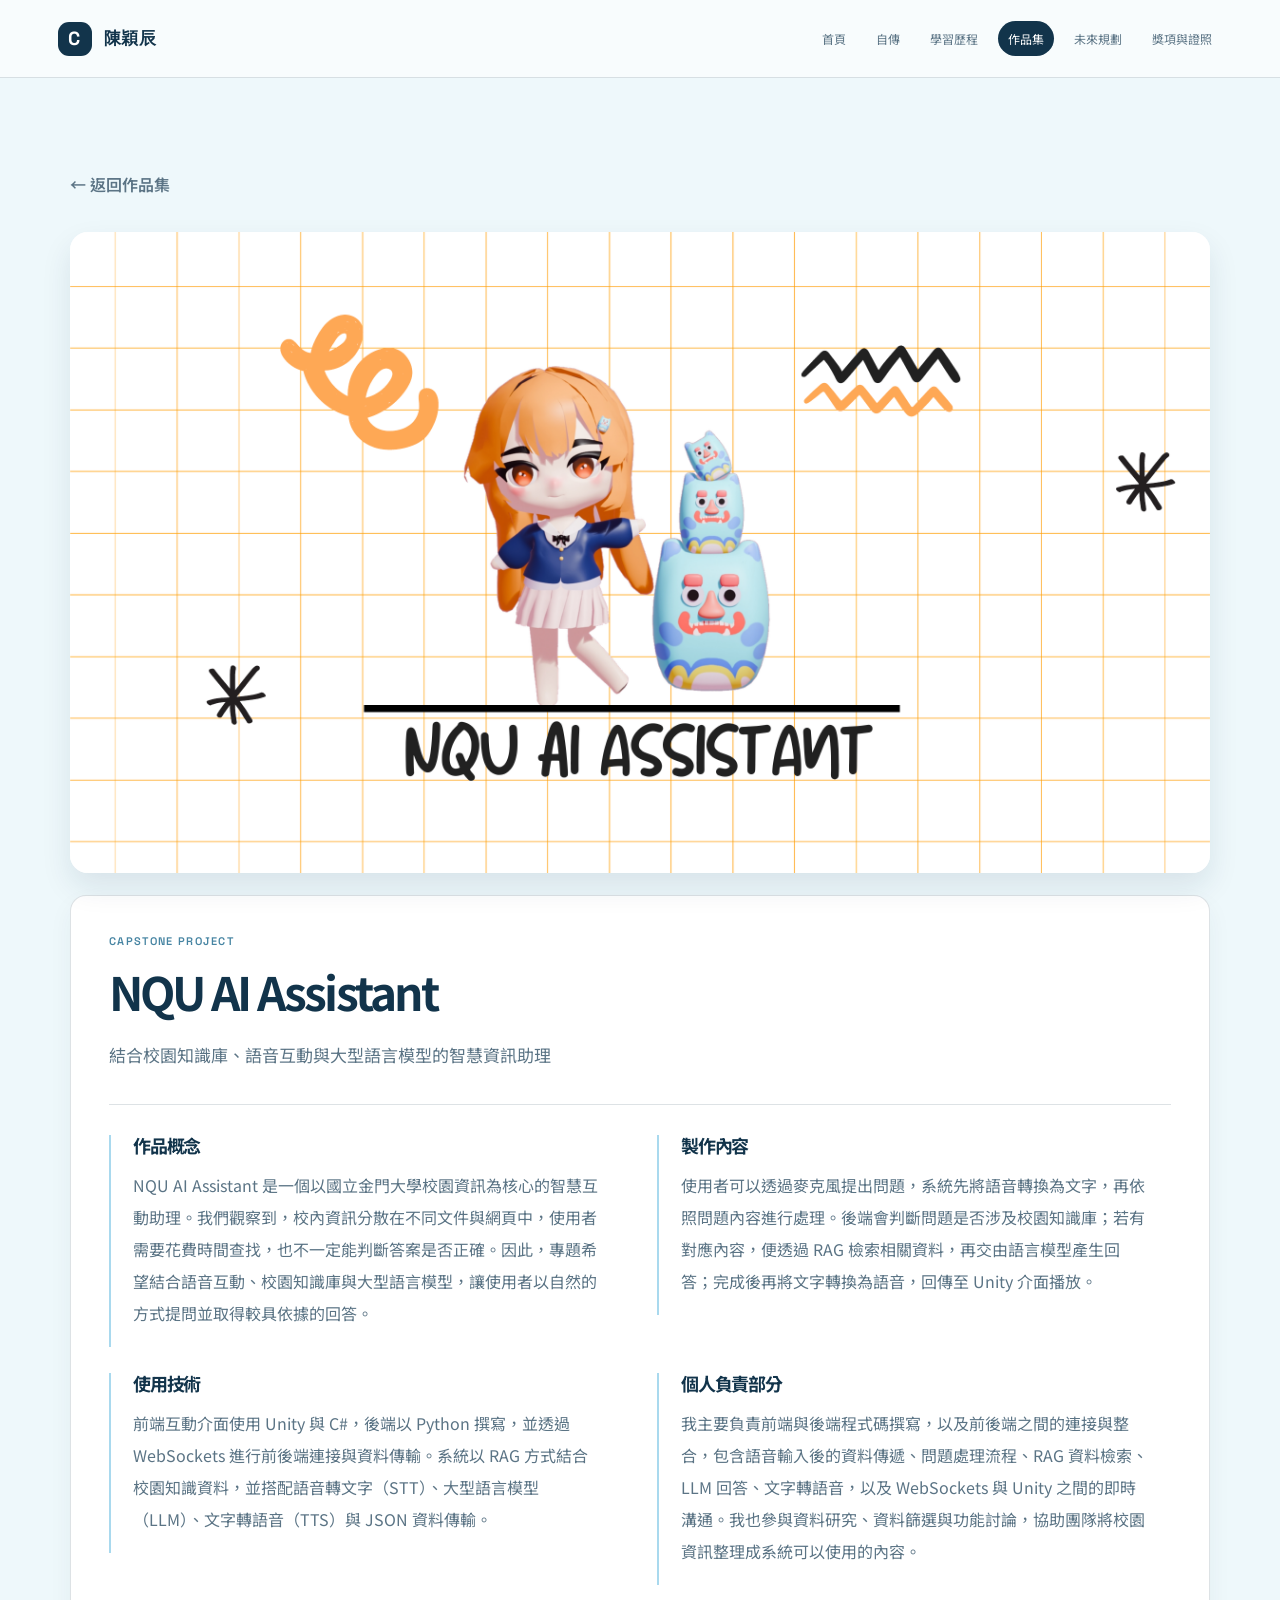
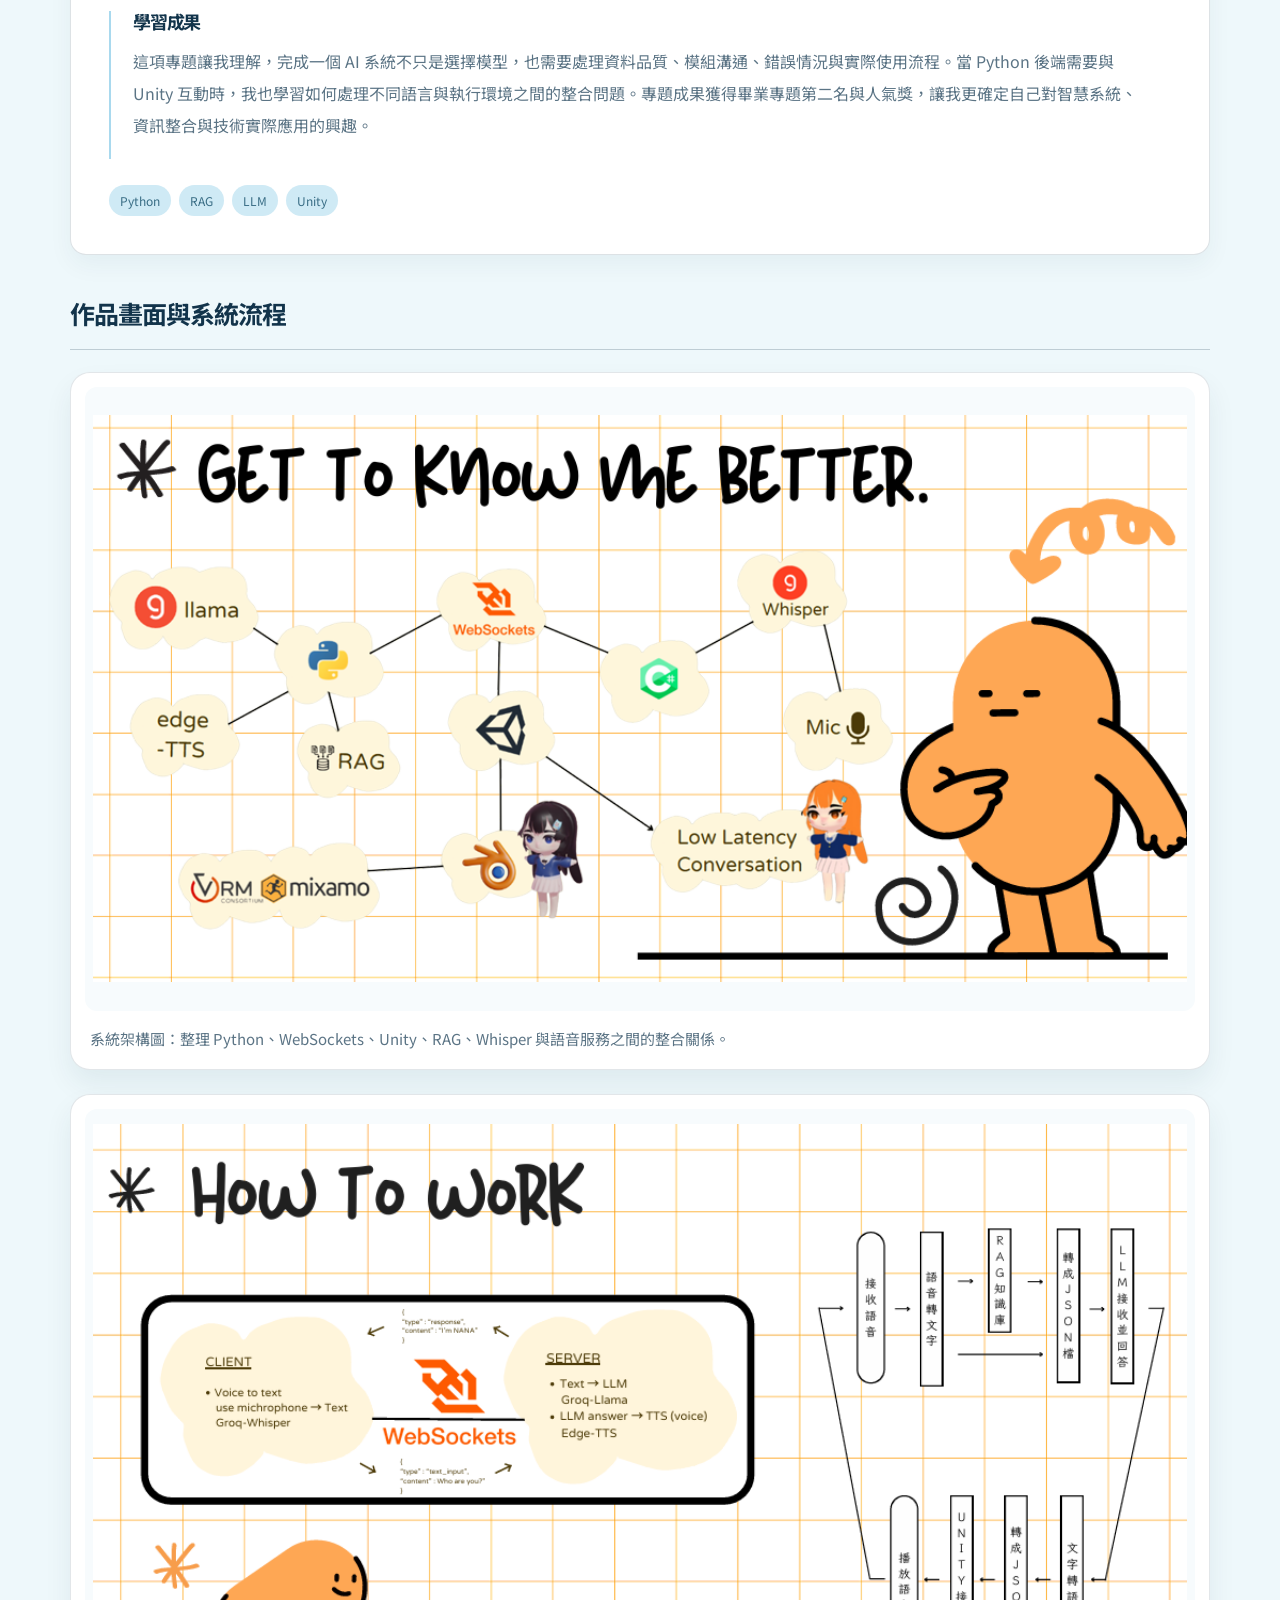
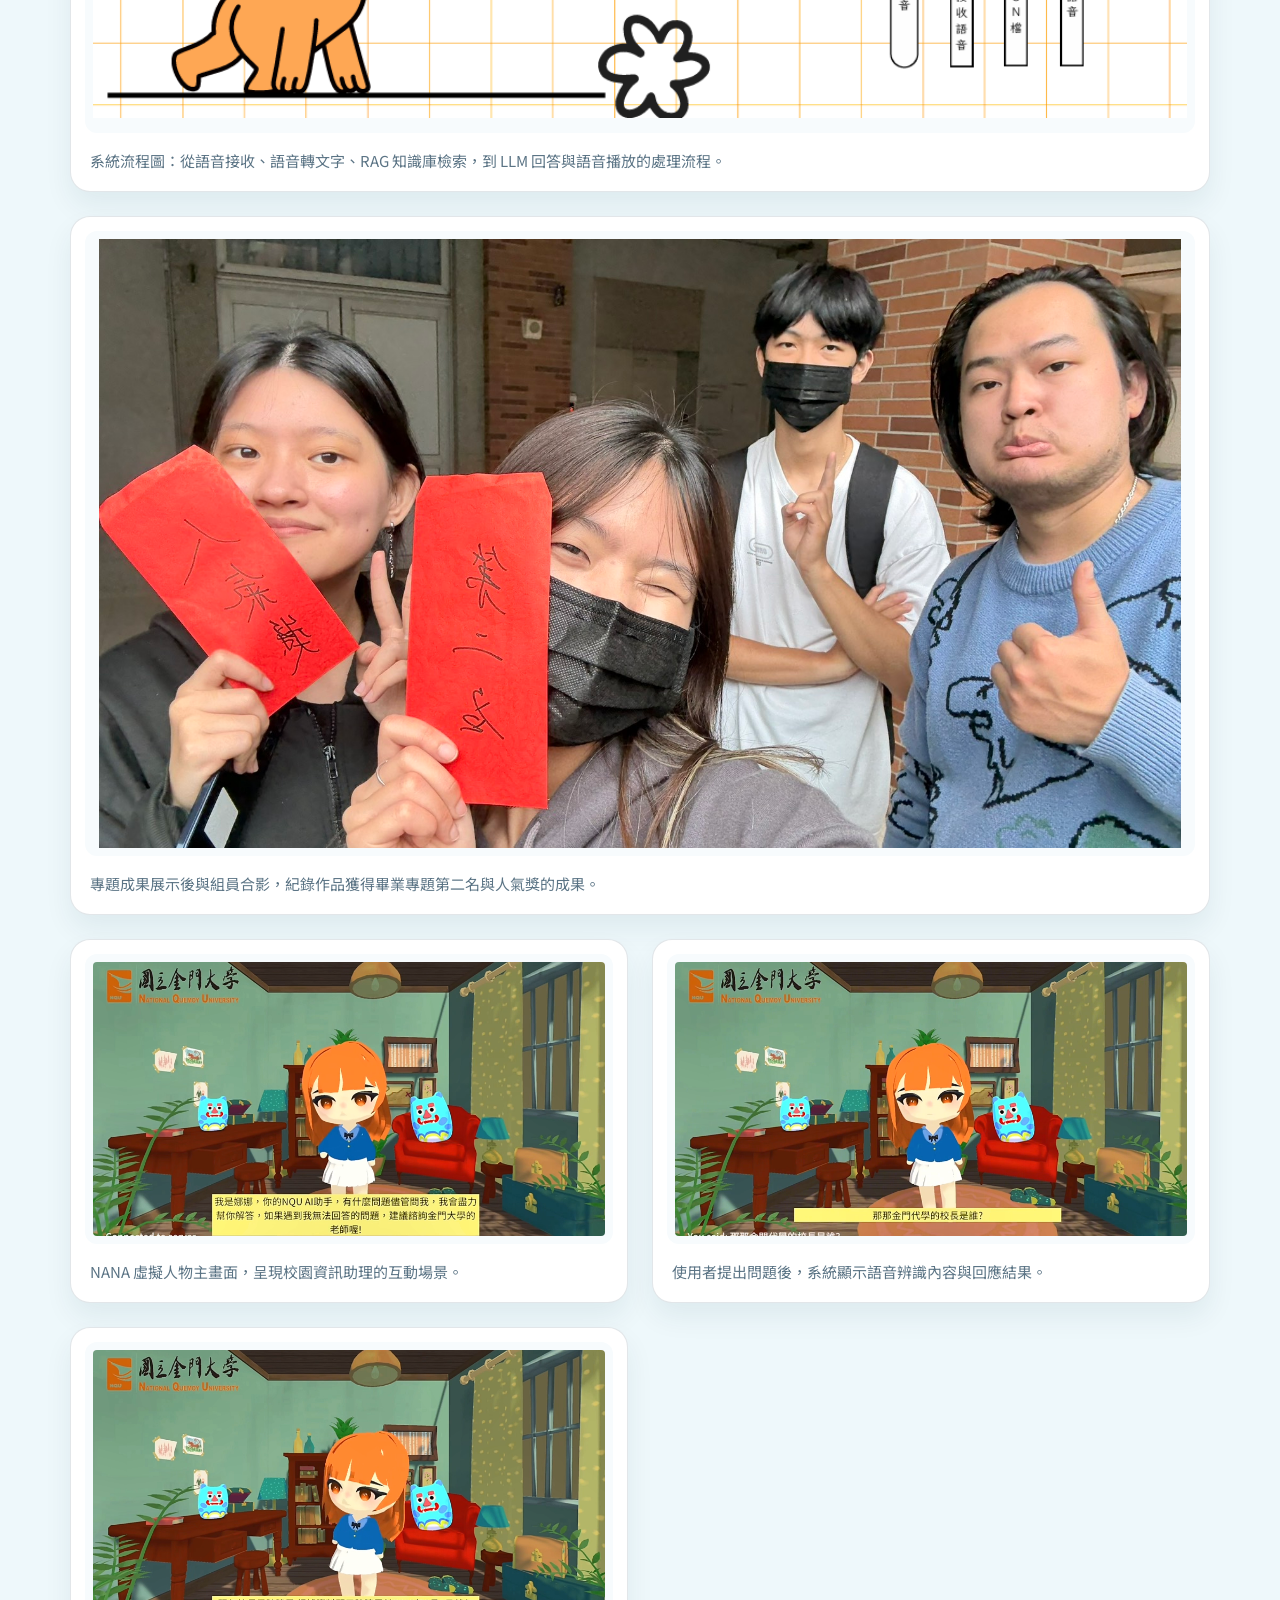
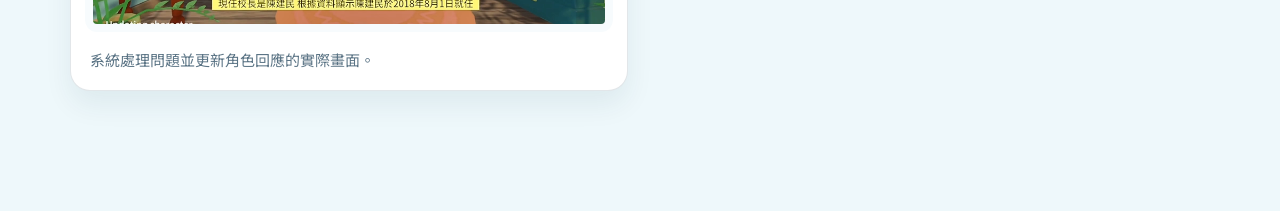
<file: project.html>
<!doctype html>
<html lang="zh-Hant">
<head>
  <meta charset="utf-8" />
  <meta name="viewport" content="width=device-width,initial-scale=1" />
  <title>作品詳細內容｜陳穎辰</title>
  <link rel="icon" type="image/svg+xml" href="favicon.svg" />
  <link rel="preconnect" href="https://fonts.googleapis.com" />
  <link rel="preconnect" href="https://fonts.gstatic.com" crossorigin />
  <link href="https://fonts.googleapis.com/css2?family=Noto+Sans+TC:wght@400;500;600;700;800&family=Space+Grotesk:wght@500;600;700&display=swap" rel="stylesheet" />
  <link rel="stylesheet" href="style.css?v=36" />
  <style>
    .project-page{width:100%;max-width:none;margin:0;background:#eef8fb;padding:92px max(32px,calc((100% - 1140px)/2)) 120px}
    .project-page-back{display:inline-block;color:var(--muted);font-weight:600;text-decoration:none;margin-bottom:34px}
    .project-page-back:hover{color:var(--ink)}
    .project-page-hero{border-radius:18px;min-height:260px;padding:28px;display:flex;flex-direction:column;justify-content:space-between;color:#d5f3fb;box-shadow:0 14px 30px rgba(18,52,75,.10)}
    .project-page-hero.project-hero-image{position:relative;overflow:hidden;padding:0;min-height:360px;background:#fff}
    .project-page-hero.project-hero-whisper{padding:22px 34px;background:#f7fbfc}
    .project-hero-whisper img{object-fit:contain;object-position:center}
    .project-page-hero.project-hero-todo{padding:22px 34px;background:#f7fbfc}
    .project-hero-todo img{object-fit:contain;object-position:center}
    .project-page-hero.project-hero-csharp{padding:22px 34px;background:#f7fbfc}
    .project-hero-csharp img{object-fit:contain;object-position:center}
    .project-page-hero.project-hero-crawler{padding:22px 34px;background:#f7fbfc}
    .project-hero-crawler img{object-fit:contain;object-position:center}
    .project-page-hero.project-hero-game{padding:22px 34px;background:#dceefe}
    .project-hero-game img{object-fit:contain;object-position:center}
    .project-hero-image img{display:block;width:100%;height:100%;object-fit:cover;object-position:center}
    .project-hero-image .tag{position:absolute;top:24px;left:28px;background:rgba(18,52,75,.88);color:#d5f3fb}
    .project-page-number{align-self:center;font:700 128px/1 'Space Grotesk',sans-serif;color:rgba(255,255,255,.86)}
    .project-page-content{background:#fff;border:1px solid var(--line);border-radius:16px;padding:38px;margin-top:22px;box-shadow:0 10px 24px rgba(18,52,75,.05)}
    .project-page-content h1{font-size:clamp(30px,4vw,46px);line-height:1.3;letter-spacing:-.06em;margin:8px 0 16px;color:var(--ink)}
    .project-page-lead{color:var(--muted);font-size:17px;line-height:2;margin:0 0 32px}
    .project-live-link{display:inline-flex;align-items:center;gap:8px;margin:-10px 0 30px;padding:11px 17px;border-radius:9px;background:var(--ink);color:#fff;font-weight:600;font-size:14px;box-shadow:0 8px 18px rgba(18,52,75,.12);transition:.25s}
    .project-live-link:hover{background:#235775;transform:translateY(-2px)}
    .project-page-sections{display:grid;grid-template-columns:repeat(2,minmax(0,1fr));gap:26px 34px;align-items:start;border-top:1px solid var(--line);padding-top:30px}
    .project-page-sections section{border-left:2px solid var(--blue2);padding:0 22px 18px}
    .project-page-sections section:last-child{grid-column:1 / -1}
    .project-page-sections h2{font-size:18px;margin:0 0 12px;color:var(--ink)}
    .project-page-sections p{min-height:0;color:var(--muted);font-size:16px;line-height:2;margin:0}
    .project-page-tags{display:flex;flex-wrap:wrap;gap:8px;margin-top:26px}
    .project-page-tags span{padding:5px 11px;border-radius:50px;background:var(--blue);color:#396d85;font-size:12px}
    .project-gallery{margin-top:42px}
    .project-gallery-title{font-size:25px;line-height:1.35;letter-spacing:-.04em;margin:0 0 22px;padding:0 0 18px;border-bottom:1px solid rgba(18,52,75,.22)}
    .project-gallery-grid{display:grid;grid-template-columns:repeat(2,minmax(0,1fr));gap:24px}
    .project-gallery figure{margin:0;background:#fff;border:1px solid rgba(18,52,75,.12);border-radius:20px;padding:14px;box-shadow:0 14px 28px rgba(18,52,75,.07);transition:transform .2s ease,box-shadow .2s ease}
    .project-gallery figure:hover{transform:translateY(-3px);box-shadow:0 18px 34px rgba(18,52,75,.11)}
    .project-gallery figure.wide{grid-column:span 2}
    .project-gallery img{display:block;width:100%;height:290px;object-fit:contain;object-position:center;border-radius:12px;background:#f7fbfd;padding:8px}
    .project-gallery figure.wide img{height:auto;aspect-ratio:16/9;object-fit:contain;background:#f7fbfd}
    .project-gallery figure.photo img{object-fit:cover}
    .project-gallery figure.award-photo img{object-fit:contain;background:#f7fbfd}
    .project-gallery figcaption{color:var(--muted);font-size:15px;line-height:1.8;padding:14px 5px 3px}
    .project-levels{margin-top:30px}
    .project-levels-title{font-size:25px;line-height:1.35;letter-spacing:-.04em;margin:0 0 18px;padding:0 0 18px;border-bottom:1px solid rgba(18,52,75,.22)}
    .project-levels-grid{display:grid;grid-template-columns:repeat(3,minmax(0,1fr));gap:18px}
    .project-level{background:#fff;border:1px solid var(--line);border-radius:15px;padding:22px;box-shadow:0 10px 24px rgba(18,52,75,.05)}
    .project-level-index{font:700 13px/1 'Space Grotesk',sans-serif;color:var(--blue2);letter-spacing:.12em;margin-bottom:13px}
    .project-level h3{font-size:19px;margin:0 0 10px;color:var(--ink)}
    .project-level p{color:var(--muted);font-size:15px;line-height:1.85;margin:0}
    .magic-process-step{display:flex;min-height:250px}.magic-process-step .project-level{width:100%;display:flex;flex-direction:column}.magic-process-step .project-level p{flex:1}
    .project-compare{margin-top:30px}.project-compare-grid{display:grid;grid-template-columns:repeat(2,minmax(0,1fr));gap:18px}.project-compare-card{background:#fff;border:1px solid var(--line);border-radius:15px;padding:22px;box-shadow:0 10px 24px rgba(18,52,75,.05)}.project-compare-card.parallel{background:linear-gradient(135deg,#f1f8fc,#fff)}.project-compare-index{font:700 13px/1 'Space Grotesk',sans-serif;color:var(--blue2);letter-spacing:.12em;margin-bottom:13px}.project-compare-card h3{font-size:19px;margin:0 0 10px;color:var(--ink)}.project-compare-card p{color:var(--muted);font-size:15px;line-height:1.85;margin:0}
    @media(max-width:800px){.project-page{padding:70px 21px 85px}.project-page-hero{min-height:210px}.project-page-hero.project-hero-image{min-height:230px}.project-page-number{font-size:90px}.project-page-content{padding:25px 22px}.project-page-sections{grid-template-columns:1fr;gap:22px}.project-page-sections section:last-child{grid-column:auto}.project-page-lead{font-size:16px}.project-gallery-grid{grid-template-columns:1fr}.project-gallery figure.wide{grid-column:auto}.project-gallery img{height:260px}.project-gallery figure.wide img{height:auto}.project-levels-grid,.project-compare-grid{grid-template-columns:1fr}}
  </style>
</head>
<body>
  <header class="topbar">
    <a class="brand" href="index.html#home" aria-label="回到首頁"><span class="brand-mark">C</span><span>陳穎辰</span></a>
    <nav aria-label="主要導覽">
      <a class="tab-link" href="index.html#home">首頁</a><a class="tab-link" href="index.html#about">自傳</a><a class="tab-link" href="index.html#journey">學習歷程</a><a class="tab-link active" aria-current="page" href="index.html#work">作品集</a><a class="tab-link" href="index.html#research">未來規劃</a><a class="tab-link" href="index.html#highlights">獎項與證照</a>
    </nav>
  </header>
  <main class="project-page" id="project-page"><a class="project-page-back" href="index.html#work">← 返回作品集</a></main>
  <script>
    const projects = {
      '01':['CAPSTONE PROJECT','NQU AI Assistant','結合校園知識庫、語音互動與大型語言模型的智慧資訊助理',['Python','RAG','LLM','Unity'],'visual-ai'],
      '02':['RESEARCH','智慧居家機器人的自然語言處理與任務規劃','以中文語音辨識模型為基礎，支援智慧居家機器人的語言理解與任務規劃',['Speech AI','Fine-tuning','CER'],'visual-speech'],
      '03':['WEB DESIGN','TO DO LIST網頁','以待辦事項管理為主題的網頁作品，整合任務建立、分類、期限與狀態管理',['HTML','CSS','JavaScript'],'visual-web'],
      '04':['GAME PROJECT','多啦A夢冒險','以 Unity 製作的 2D 冒險遊戲，累積分數、蒐集道具並閃躲攻擊，直到擊敗 Boss',['Unity','C#','Boss Battle','Item Collection'],'visual-game'],
      '05':['GAME PROJECT','Soul Reclaimer','以 Unity 製作三個主題關卡的 2D 遊戲，結合角色操作、敵人戰鬥、回血道具與場景切換',['Unity','C#','Combat','Scene Flow'],'visual-game-two'],
      '06':['DATA ANALYSIS','平均預期壽命數據分析','透過資料整理與視覺化分析觀察平均預期壽命變化',['Python','Data Analysis','Visualization'],'visual-data'],
      '07':['AI APPLICATION','人工智慧於柳丁品質分析之應用','以資料探勘與分類模型分析柳丁品質，探索人工智慧支援農業品質判斷的可行性',['Weka','Data Mining','Random Forest','Classification'],'visual-orange'],
      '08':['WEB DESIGN','C# 網頁設計','以 ASP.NET Core 建立多頁式管理網站，整合會員登入、公告與相簿管理、SQLite 操作及互動功能',['ASP.NET Core','Razor Pages','SQLite','CRUD'],'visual-csharp'],
      '09':['PROGRAMMING','Python 天氣預報爬蟲','串接氣象資料開放平臺 API，依縣市取得一週預報並繪製氣溫變化圖',['Python','CWA API','JSON','Matplotlib'],'visual-scraper'],
      '10':['SYSTEM PROJECT','Multithread在爬蟲的應用','以 Python 爬取十二星座每日運勢，分別實作循序爬蟲與多線程版本，並將結果寫入 SQLite',['Python','BeautifulSoup','Multithreading','SQLite'],'visual-thread'],
      '11':['INTERACTIVE PROJECT','Modern Magic Mirror','以 Python 整合臉部辨識、語音辨識與星座運勢查詢，打造具有互動回應的智慧魔鏡',['Python','OpenCV','Speech Recognition','Web Scraping'],'visual-mirror'],
      '12':['PERSONAL PROJECT','個人網頁','整理個人經歷、學習成果與作品內容的個人網站',['HTML','CSS','JavaScript','UI Design'],'visual-portfolio']
    };
    const projectDetails = {
      '01': {
        concept: 'NQU AI Assistant 是一個以國立金門大學校園資訊為核心的智慧互動助理。我們觀察到，校內資訊分散在不同文件與網頁中，使用者需要花費時間查找，也不一定能判斷答案是否正確。因此，專題希望結合語音互動、校園知識庫與大型語言模型，讓使用者以自然的方式提問並取得較具依據的回答。',
        content: '使用者可以透過麥克風提出問題，系統先將語音轉換為文字，再依照問題內容進行處理。後端會判斷問題是否涉及校園知識庫；若有對應內容，便透過 RAG 檢索相關資料，再交由語言模型產生回答；完成後再將文字轉換為語音，回傳至 Unity 介面播放。',
        technology: '前端互動介面使用 Unity 與 C#，後端以 Python 撰寫，並透過 WebSockets 進行前後端連接與資料傳輸。系統以 RAG 方式結合校園知識資料，並搭配語音轉文字（STT）、大型語言模型（LLM）、文字轉語音（TTS）與 JSON 資料傳輸。',
        role: '我主要負責前端與後端程式碼撰寫，以及前後端之間的連接與整合，包含語音輸入後的資料傳遞、問題處理流程、RAG 資料檢索、LLM 回答、文字轉語音，以及 WebSockets 與 Unity 之間的即時溝通。我也參與資料研究、資料篩選與功能討論，協助團隊將校園資訊整理成系統可以使用的內容。',
        learning: '這項專題讓我理解，完成一個 AI 系統不只是選擇模型，也需要處理資料品質、模組溝通、錯誤情況與實際使用流程。當 Python 後端需要與 Unity 互動時，我也學習如何處理不同語言與執行環境之間的整合問題。專題成果獲得畢業專題第二名與人氣獎，讓我更確定自己對智慧系統、資訊整合與技術實際應用的興趣。'
      },
      '02': {
        concept: '本研究以 OpenAI Whisper-small 為基礎，使用中文語音資料進行微調，探討模型在特定語句與資料範圍內的辨識表現。研究重點不只在於訓練模型，也包含資料準備、評估設計與結果解讀。',
        content: '將語音檔案路徑與文字標註整理為 JSON 資料，透過 Scikit-Learn 以 80／20 切分訓練集與驗證集。音訊經 Librosa 統一重採樣至 16 kHz，再由 WhisperProcessor 轉換為 Log-Mel 特徵與文字 Token；訓練完成後，使用驗證集進行生成、CER 計算與語句類別混淆矩陣分析，並保存微調後的模型與 Processor。',
        technology: 'Python、PyTorch、Librosa、Hugging Face Datasets、Transformers、WhisperProcessor、WhisperForConditionalGeneration、Seq2SeqTrainer、Scikit-Learn、JiWER 與 Seaborn。訓練設定包含 learning rate 1e-5、batch size 4、gradient accumulation 2、10 epochs、每 20 steps 評估一次，並視硬體條件啟用 FP16。',
        role: '負責語音資料蒐集與整理、文字標註檢查、音訊前處理、模型微調程式撰寫，以及訓練與驗證流程的執行。完成訓練後，我也整理 CER、loss curve 與混淆矩陣等結果，協助判讀模型在既定語句範圍內的表現。',
        learning: '我學會將語音資料、模型訓練與評估流程串成可重複執行的研究流程，也理解模型 loss 下降不代表能直接推論所有情境都能正確辨識。本次實驗在 10 類固定語句、50 筆驗證樣本的類別配對分析中，預測結果集中於混淆矩陣對角線；既有評估紀錄的 CER 為 0.01246，但仍需在更多說話者、未見語句與噪音環境下進一步驗證。'
      },
      '03': {
        concept: 'TO DO LIST網頁是一個以日常任務管理為主題的前端作品，將待辦事項的建立、分類、期限與完成狀態集中在同一個介面中，協助使用者快速掌握目前需要處理的工作。',
        content: '使用者可以輸入任務、設定日期與分類，透過核取方塊標記完成狀態，也能直接編輯或刪除既有任務。畫面提供分類篩選與日期排序，讓使用者可以依照工作、生活、學習或其他需求整理清單；任務資料則透過 localStorage 保存在瀏覽器中。詳細畫面展示了作品成果、分類篩選、日期降序與任務編輯等操作情境。',
        technology: 'HTML、CSS、JavaScript、Font Awesome 與 Web Storage API（localStorage）。',
        role: '負責頁面結構、視覺排版、任務資料管理與互動功能實作，包含新增、完成切換、刪除、編輯、分類篩選、日期升降序排列及瀏覽器資料儲存。',
        learning: '透過這個作品，我熟悉從表單輸入、事件監聽到資料狀態更新的前端開發流程，也理解使用者操作後需要即時反映在畫面與儲存資料中。作品讓我練習將多個小功能整理成清楚、可持續使用的操作流程。'
      },
      '04': {
        concept: '多啦A夢冒險是一款以累積分數與挑戰 Boss 為核心的 Unity 2D 遊戲。玩家需要操控角色在關卡中持續前進，盡可能蒐集回血與強化等有利道具，同時閃躲敵人與 Boss 的攻擊，直到累積足夠分數並完成最後挑戰。',
        content: '遊戲提供角色移動與基本武器攻擊，敵人會持續出現並向玩家靠近。玩家可以透過擊退敵人累積分數，並依照遊戲進度取得回血道具與武器強化道具；取得強化後可使用鈴鐺攻擊。當分數達到 500 後出現 Boss，玩家必須在維持自身血量的同時持續攻擊，將 Boss 的生命值降至 0。系統也整合開始、退出、重玩、背景音樂、按鈕音效、碰撞音效與勝敗畫面。',
        technology: 'Unity、C#、MonoBehaviour、Unity Input API、Collider2D 觸發事件、Instantiate／Destroy 物件生成與生命週期管理、SceneManager 場景切換，以及 TextMeshPro 與 Image.fillAmount UI。背景材質位移、角色與敵人移動、分數與血量狀態、Boss 血條和碰撞特效皆由腳本控制。',
        role: '本作品的遊戲構想、介面設計、地圖與關卡流程規劃，以及角色、敵人與 Boss 互動機制皆由我自行完成。實作內容包含角色移動、基本武器、敵人生成與碰撞、道具效果、血量與分數顯示、Boss 戰鬥流程，以及開始、重玩與勝敗畫面的整合。',
        learning: '透過這項作品，我學會將遊戲目標拆解為角色控制、敵人行為、道具系統、分數條件與 Boss 狀態，再使用 Unity 與 C# 串成完整流程。從獨立規劃到完成實作的過程中，我也更熟悉碰撞事件、物件生成、UI 狀態同步與關卡節奏之間的關聯，並透過測試調整遊戲難度與操作感。'
      },
      '05': {
        concept: 'Soul Reclaimer 是一款以場景探索與戰鬥挑戰為核心的 2D 遊戲。玩家需要操控角色穿越不同區域，面對各具特色的敵人與 Boss，並適時使用回血道具維持戰鬥能力，完成每個場景的挑戰。',
        content: '遊戲包含森林、沙漠與雪地三個主題場景，各關卡具有不同的敵人配置與挑戰。玩家透過四方向移動探索場景，擊敗當前區域的敵人後開啟通往下一個場景的路徑；在戰鬥過程中，玩家可以取得回血道具恢復生命值，最後在雪地場景面對兩個 Boss，擊敗所有敵人與 Boss 後完成遊戲。',
        technology: 'Unity、C#、MonoBehaviour、Unity Input System、Cinemachine、場景邊界切換、角色與敵人行為控制、碰撞判定、物件互動與關卡條件管理。',
        role: '本作品由兩人共同完成。我主要負責程式碼撰寫，包含場景切換、角色控制、敵人行為、Boss 攻擊機制、碰撞判定，以及整體遊戲進行流程的設計與實作。',
        learning: '透過這項作品，我學會將不同場景的規則與通關條件轉化為程式邏輯，並處理角色、敵人、回血道具與場景狀態之間的互動。實作過程也讓我更熟悉遊戲流程規劃、敵人行為設計與多場景串接。'
      },
      '06': {
        concept: '本作品以 Kaggle 的 Life Expectancy Averaged Dataset 為基礎，分析不同國家與地區的平均預期壽命，探討教育程度、醫療條件、成人死亡率、HIV 感染、人均 GDP 與經濟狀態等因素可能造成的差異。',
        content: '使用包含 179 個國家與 20 個屬性的資料集，先整理 Country、Region、Schooling、Adult_mortality、Incidents_HIV、GDP_per_capita 與 Life_expectancy 等欄位，再透過相關係數熱力圖、各區域預期壽命箱型圖、描述性統計、低於資料平均值的國家分布圖、預期壽命前十名排行，以及人均 GDP 與預期壽命散佈圖進行比較。',
        technology: 'Python、Jupyter Notebook、Pandas、NumPy、Matplotlib、Seaborn、Plotly 與資料視覺化。',
        role: '負責資料集整理、分析流程設計、統計計算、圖表製作與結果解讀，並將分析結果整理成報告與簡報內容。',
        learning: '透過這項作品，我學會從資料欄位理解問題、使用統計圖表觀察分布與關聯，也更清楚資料分析需要同時注意資料來源、變數意義與解讀限制。分析結果顯示教育、醫療與經濟條件可能與平均預期壽命存在關聯，但仍需要更多資料與更嚴謹的研究方法才能進一步說明因果關係。'
      },
      '07': {
        concept: '本作品以 Kaggle 的 Orange Quality Analysis Dataset 為基礎，探討如何從柳丁的尺寸、重量、甜度、酸鹼值、柔軟度、成熟度、顏色、品種與瑕疵等特徵，建立品質分類與預測模型。研究希望將資料分析結果轉化為容易理解的品質判斷依據，作為農業品質管理的應用參考。',
        content: '資料集包含 241 筆資料與 11 項屬性，並以 Quality 作為分類目標。先在 Weka 中將品質欄位由數值型態轉為類別型態，再使用 NaiveBayes、IBk、ZeroR、J48 與 RandomForest 進行 10-fold 交叉驗證。再移除相對不重要的 Variety 欄位，最後比較模型準確率與高品質柳丁的特徵分布。',
        technology: 'Weka、資料探勘、分類模型、RandomForest、10-fold 交叉驗證、NumericToNominal、MergeManyValues、RemoveWithValues，以及資料清理與結果視覺化。',
        role: '負責資料集整理、欄位意義確認、Weka 前處理、分類器測試、模型結果比較、混淆矩陣判讀，以及研究報告與簡報內容整理。',
        learning: '原始品質分級較細時，RandomForest 準確率為 55.6017%；重新分為 Low、Mid、High 後提升至 78.0083%，再移除 Variety 欄位後達到 80.9129%。透過這次實作，我理解資料前處理與分類標籤設計會直接影響模型表現，也學會從準確率與特徵分布回頭檢視分析結果。研究結果可作為後續加入環境因素、比較不同品種與擴充資料量的基礎，但目前仍屬資料集上的分類實驗，不能直接等同於實際農場環境的品質判定。'
      },
      '08': {
        concept: '本作品是一個以 ASP.NET Core Razor Pages 製作的多頁式管理網站，將會員、公告、相簿與互動功能整合在同一個系統中。透過資料庫與網頁操作的串接，練習把不同的資訊管理需求轉換成可操作、可維護的網站功能。',
        content: '首頁提供會員、相簿、公告與其他功能入口。登入流程會從 SQLite 讀取會員資料，驗證帳號與密碼後，以 Session 保存使用者識別資訊，未登入時限制進入會員管理頁面。User、UserAdd 與 UserUpdate 頁面完成會員資料查詢、新增、修改、刪除與登出；Announcement 頁面負責公告內容維護；Album、Album2 與 Album3 則負責圖片瀏覽、上傳、標題與說明建立、資料更新、刪除、Base64 顯示與下載，並以 JavaScript 製作圖片切換與縮圖操作。網站另包含以 JavaScript 製作並使用 LocalStorage 儲存最高分的 Snake 小遊戲。',
        technology: 'C#、ASP.NET Core Razor Pages、Razor 語法、HTML、CSS、JavaScript、SQLite、Microsoft.Data.Sqlite、ADO.NET、Session、參數化 SQL、交易處理、IFormFile 檔案上傳、Base64、LocalStorage。',
        role: '負責網站頁面與 C# PageModel 的撰寫，包含會員登入驗證、Session 狀態管理、會員資料 CRUD、公告與相簿管理、SQLite 資料庫操作、圖片上傳與 Base64 轉換、圖片下載，以及頁面流程串接；同時完成 Snake 小遊戲的 JavaScript 互動邏輯。',
        learning: '透過這個作品，我理解前端頁面、後端 PageModel、登入狀態與資料庫之間的完整資料流，也熟悉以參數化 SQL 執行資料操作與交易處理。從會員驗證、Session、CRUD、圖片檔案處理到下載功能，我更清楚網站除了呈現畫面，也需要同時考量資料安全、狀態管理、檔案格式與使用者操作流程。Snake 的實作則讓我進一步練習瀏覽器端狀態保存與互動功能設計。'
      },
      '09': {
        concept: '本作品以 Python 串接氣象資料開放平臺，讓使用者輸入臺灣縣市後取得一週天氣預報，再將資料轉換成容易閱讀的氣溫變化圖。透過這個小型爬蟲應用，練習從外部 API 取得資料、解析 JSON 結構，並將資料轉化為視覺化結果。',
        content: '程式先向氣象資料開放平臺 API 發送請求，取得包含臺灣各縣市預報內容的 JSON 資料，再整理出縣市名稱供使用者選擇。輸入後會檢查縣市名稱是否有效，若輸入錯誤則要求重新輸入；確認後擷取該縣市未來七天的日期、最高溫與最低溫，整理日期格式並繪製兩條溫度變化曲線。',
        technology: 'Python、Requests、氣象資料開放平臺 API、JSON、串列資料處理、Matplotlib。',
        role: '負責 API 資料取得、JSON 內容解析、縣市輸入與錯誤檢查、日期與溫度資料整理，以及最高溫／最低溫圖表的繪製與呈現。',
        learning: '透過實作，我熟悉如何閱讀巢狀 JSON 結構並擷取需要的資料，也理解外部 API 串接時需要處理使用者輸入、資料格式與資料更新等問題。將原始天氣資料整理成圖表後，我進一步練習以視覺化方式呈現資料變化，讓程式輸出更容易被理解與使用。'
      },
      '10': {
        concept: '以 Python 製作星座運勢爬蟲，分別建立一般循序執行與多線程平行執行版本，將擷取的每日運勢整理後寫入 SQLite，並比較兩種方式的執行效率。',
        content: '程式先建立 horoscope 資料表並清除舊資料，再使用 Requests 取得各星座頁面，透過 BeautifulSoup 解析星座名稱、星級與運勢描述。一般版本透過 for 迴圈逐一完成十二個頁面的請求；多線程版本則為每個星座建立 Thread，同時執行爬取工作，並使用 Lock 保護 SQLite 寫入。',
        technology: 'Python、Requests、BeautifulSoup、threading、SQLite、Lock、資料庫操作。',
        role: '負責爬蟲程式撰寫、網站資料解析、SQLite 資料表與資料寫入，以及一般版本與多線程版本的實作與執行時間比較。',
        learning: '透過比較兩種版本，我理解循序處理容易掌握執行順序，但在多個彼此獨立的網路請求中會花費較多等待時間；多線程可以讓多個請求同時進行，縮短整體執行時間，但輸出順序不再固定，也需要使用 Lock 避免多個 Thread 同時寫入資料庫造成衝突。'
      },
      '11': {
        concept: 'Modern Magic Mirror 是一個結合臉部辨識、語音互動與網路資料擷取的 Python 智慧魔鏡。使用者先透過臉部辨識完成註冊與登入，登入後以語音說出星座，系統再取得當日運勢並以語音與視窗呈現結果。',
        content: '建立會員註冊與登入流程，註冊時擷取臉部影像並使用 LBPH 模型進行訓練；登入時透過攝影機辨識使用者身分。完成驗證後，系統使用語音辨識取得星座名稱，爬取星座運勢資料，整理短評、運勢內容、幸運數字、幸運顏色、開運方位、今日吉時與幸運星座，最後以語音播報及 Tkinter 視窗顯示結果。',
        technology: 'Python、Tkinter、OpenCV、LBPH Face Recognizer、SpeechRecognition、Google Speech Recognition、Requests、BeautifulSoup、gTTS、Pygame Mixer。',
        role: '負責臉部註冊與登入流程、語音辨識、星座運勢資料擷取、資料整理、語音播報與視窗呈現等功能整合。',
        learning: '透過整合影像、語音、網路資料與圖形介面，我理解不同模組之間的資料傳遞與流程控制，也學習處理辨識失敗、使用者輸入不符與外部網站資料擷取等情況，將多項功能串接成完整的互動應用。'
      },
      '12': {
        concept: '這是一個用來整理個人經歷、學習歷程、作品成果、獎項證照與未來規劃的個人網站。',
        content: '規劃網站導覽與內容架構，製作各分頁、作品卡片、作品詳細頁、證書展示與響應式版面，讓審查者能依序閱讀個人經歷。',
        technology: 'HTML、CSS、JavaScript、響應式網頁設計。',
        role: '負責網站資訊架構、文字內容整理、視覺版面設計、作品資料編排與網站製作。',
        learning: '透過製作網站重新檢視大學期間的學習成果，也練習從閱讀者角度安排資訊層次與瀏覽流程。'
      }
    };
    const queryProject = new URLSearchParams(location.search).get('project');
    const hashProject = location.hash.match(/^#project-(\d+)$/)?.[1];
    const id = queryProject || hashProject || '01';
    const item = projects[id] || projects['01'];
    const [category,title,lead,tags,visual] = item;
    document.title = title + '｜作品詳細內容｜陳穎辰';
    const detail = projectDetails[id];
    const liveLink = id === '03' ? '<a class="project-live-link" href="https://yc0123.github.io/todolist/" target="_blank" rel="noopener">開啟作品網站 ↗</a>' : '';
    let hero = id === '01' || id === '02' || id === '03' || id === '04' || id === '05' || id === '06' || id === '07' || id === '08' || id === '09' || id === '12'
      ? `<div class="project-page-hero project-hero-image ${id === '02' ? 'project-hero-whisper' : id === '03' ? 'project-hero-todo' : id === '04' || id === '05' ? 'project-hero-game' : id === '08' ? 'project-hero-csharp' : id === '09' ? 'project-hero-crawler' : ''}"><img src="${id === '01' ? 'project-assets/nqu-ai/page-01.png' : id === '02' ? 'project-assets/whisper-loss-curve.png' : id === '03' ? 'project-assets/todo-list-result.png' : id === '04' ? 'project-assets/doraemon-adventure-cover.png' : id === '05' ? 'project-assets/soul-reclaimer-05-cover.png' : id === '06' ? 'project-assets/life-expectancy/top10.png' : id === '07' ? 'project-assets/orange-quality/cover.png' : id === '08' ? 'project-assets/csharp-webapp-home.png' : id === '09' ? 'project-assets/crawler-weather-chart.png' : 'site-homepage.png'}" alt="${id === '01' ? 'NQU AI Assistant 專題代表圖片' : id === '02' ? '智慧居家機器人語音模型訓練成果' : id === '03' ? 'TO DO LIST網頁作品成果' : id === '04' ? '多啦A夢冒險遊戲代表圖片' : id === '05' ? 'Soul Reclaimer 遊戲作品成果' : id === '06' ? '平均預期壽命排名前十的國家' : id === '07' ? '人工智慧於柳丁品質分析之應用研究封面' : id === '08' ? 'C# 網頁設計首頁截圖' : id === '09' ? 'Python 天氣資料爬蟲成果圖' : '個人網頁首頁截圖'}" /></div>`
      : `<div class="project-page-hero ${visual}"><span class="tag">${id || '01'} / ${category}</span><div class="project-page-number">${id || '01'}</div></div>`;
    if (id === '11') hero = `<div class="project-page-hero project-hero-image project-hero-magic"><img src="project-assets/magic-mirror-cover.png" alt="Modern Magic Mirror 星座運勢查詢成果畫面" /></div>`;
    const sections = detail ? [
      ['作品概念', detail.concept],
      ['製作內容', detail.content],
      ['使用技術', detail.technology],
      ['個人負責部分', detail.role],
      ['學習成果', detail.learning]
    ] : [
      ['作品概念','內容待補充'],
      ['製作內容','內容待補充'],
      ['使用技術','內容待補充'],
      ['個人負責部分','內容待補充'],
      ['學習成果','內容待補充']
    ];
    const gallery = id === '01' ? `<section class="project-gallery"><h2 class="project-gallery-title">作品畫面與系統流程</h2><div class="project-gallery-grid"><figure class="wide"><img src="project-assets/nqu-ai/system-architecture.png" alt="NQU AI Assistant 系統架構圖" /><figcaption>系統架構圖：整理 Python、WebSockets、Unity、RAG、Whisper 與語音服務之間的整合關係。</figcaption></figure><figure class="wide"><img src="project-assets/nqu-ai/system-flow.png" alt="NQU AI Assistant 系統流程圖" /><figcaption>系統流程圖：從語音接收、語音轉文字、RAG 知識庫檢索，到 LLM 回答與語音播放的處理流程。</figcaption></figure><figure class="wide photo award-photo"><img src="project-assets/nqu-ai/award-team.jpg" alt="NQU AI Assistant 專題成果展示得獎合照" /><figcaption>專題成果展示後與組員合影，紀錄作品獲得畢業專題第二名與人氣獎的成果。</figcaption></figure><figure class="photo"><img src="project-assets/nqu-ai/result-01.png" alt="NQU AI Assistant NANA 主畫面" /><figcaption>NANA 虛擬人物主畫面，呈現校園資訊助理的互動場景。</figcaption></figure><figure class="photo"><img src="project-assets/nqu-ai/result-02.png" alt="NQU AI Assistant 問題與回答畫面" /><figcaption>使用者提出問題後，系統顯示語音辨識內容與回應結果。</figcaption></figure><figure class="photo"><img src="project-assets/nqu-ai/result-03.png" alt="NQU AI Assistant 回應處理畫面" /><figcaption>系統處理問題並更新角色回應的實際畫面。</figcaption></figure></div></section>` : id === '02' ? `<section class="project-gallery"><h2 class="project-gallery-title">訓練成果與模型評估</h2><div class="project-gallery-grid"><figure class="wide"><img src="project-assets/whisper-loss-curve.png" alt="Whisper 模型訓練與驗證損失曲線" /><figcaption>訓練與驗證損失曲線：兩條曲線隨訓練步數下降並趨於穩定，用來觀察模型的收斂與訓練穩定性。</figcaption></figure><figure class="wide"><img src="project-assets/whisper-confusion-matrix.png" alt="Whisper 中文語音辨識混淆矩陣" /><figcaption>混淆矩陣：在本次固定語句驗證範圍內，預測結果集中於對角線，作為語句類別配對與錯誤分布的分析依據。</figcaption></figure></div></section>` : id === '03' ? `<section class="project-gallery"><h2 class="project-gallery-title">功能畫面與作品成果</h2><div class="project-gallery-grid"><figure class="wide"><img src="project-assets/todo-list-result.png" alt="TO DO LIST網頁作品成果畫面" /><figcaption>作品成果：呈現 TO DO LIST 網頁的完整操作介面，包含任務輸入、日期、分類、篩選、排序與任務列表。</figcaption></figure><figure><img src="project-assets/todo-list-filter.png" alt="TO DO LIST 分類篩選功能畫面" /><figcaption>分類篩選：選擇「生活」後，列表只顯示符合分類的待辦事項，方便集中處理同類任務。</figcaption></figure><figure><img src="project-assets/todo-list-sort-desc.png" alt="TO DO LIST 日期降序功能畫面" /><figcaption>日期降序：按照日期由晚到早排列，較晚期限的任務會出現在上方，方便檢視不同時間範圍的安排。</figcaption></figure><figure class="wide"><img src="project-assets/todo-list-edit.png" alt="TO DO LIST 任務編輯功能畫面" /><figcaption>任務編輯：點選編輯後，可以修改任務文字、分類與日期，再透過確認按鈕保存更新。</figcaption></figure></div></section>` : id === '04' ? `<section class="project-gallery"><h2 class="project-gallery-title">遊戲畫面與功能展示</h2><div class="project-gallery-grid"><figure class="wide"><img src="project-assets/soul-reclaimer-main.png" alt="Soul Reclaimer 遊戲主畫面" /><figcaption>遊戲主畫面：呈現玩家角色、基本武器、分數與關卡操作介面。</figcaption></figure><figure><img src="project-assets/soul-reclaimer-gameplay.png" alt="Soul Reclaimer 遊戲進行畫面" /><figcaption>遊戲進行畫面：玩家操控角色移動並使用基本武器擊退敵人。</figcaption></figure><figure><img src="project-assets/soul-reclaimer-boss.png" alt="Soul Reclaimer Boss 戰鬥畫面" /><figcaption>Boss 戰鬥：分數達到條件後進入 Boss 階段，Boss 具備生命值與攻擊行為。</figcaption></figure><figure class="wide"><img src="project-assets/soul-reclaimer-features.png" alt="Soul Reclaimer 特殊功能與 Boss 血條" /><figcaption>特殊功能：Boss 血條會隨生命值變化，讓玩家能掌握戰鬥進度。</figcaption></figure></div></section>` : '';
    const displayGallery = id === '06' ? `<section class="project-gallery"><h2 class="project-gallery-title">分析結果與資料視覺化</h2><div class="project-gallery-grid"><figure class="wide"><img src="project-assets/life-expectancy/correlation.png" alt="平均預期壽命分析相關係數熱力圖" /><figcaption>相關係數熱力圖：比較資料集中各項數值屬性之間的相關程度，協助觀察教育、經濟、醫療與預期壽命等變數的關聯。</figcaption></figure><figure><img src="project-assets/life-expectancy/region.png" alt="各區域平均預期壽命分布圖" /><figcaption>區域分布：以箱型圖比較不同地區的平均預期壽命範圍、中位數與差異。</figcaption></figure><figure><img src="project-assets/life-expectancy/map.png" alt="預期壽命低於資料平均值的國家分布圖" /><figcaption>國家分布：標示平均預期壽命低於資料平均值的國家，呈現不同地區的分布情形。</figcaption></figure><figure><img src="project-assets/life-expectancy/top10.png" alt="平均預期壽命排名前十的國家" /><figcaption>前十名排行：整理平均預期壽命較高的國家，作為跨國比較的視覺化結果。</figcaption></figure><figure><img src="project-assets/life-expectancy/gdp.png" alt="各地區人均 GDP 與平均預期壽命散佈圖" /><figcaption>GDP 與預期壽命：觀察人均 GDP 與平均預期壽命的分布關係，初步呈現經濟條件與健康結果之間的關聯。</figcaption></figure></div></section>` : id === '04' ? `<section class="project-gallery"><h2 class="project-gallery-title">遊戲畫面與功能展示</h2><div class="project-gallery-grid"><figure class="wide"><img src="project-assets/doraemon-menu.png" alt="多啦A夢冒險遊戲開始畫面" /><figcaption>開始畫面：以多啦A夢冒險為主題，提供開始遊戲與退出遊戲的選項，建立完整的遊戲入口。</figcaption></figure><figure><img src="project-assets/doraemon-gameplay.png" alt="多啦A夢冒險遊戲進行畫面與道具" /><figcaption>遊戲進行畫面：玩家操控角色移動並閃躲敵人，同時蒐集回血道具、能量道具與攻擊物件，持續累積分數。</figcaption></figure><figure><img src="project-assets/doraemon-powerup.png" alt="多啦A夢冒險強化攻擊畫面" /><figcaption>強化攻擊：取得能量道具後啟動強化效果，讓角色可以使用鈴鐺等特殊攻擊，提高面對敵人的應對能力。</figcaption></figure><figure class="wide"><img src="project-assets/doraemon-boss.png" alt="多啦A夢冒險 Boss 戰鬥畫面" /><figcaption>Boss 戰鬥：分數達到 500 後進入 Boss 關卡，畫面顯示 Boss 血條與玩家生命值，玩家需要閃躲攻擊並持續輸出，直到擊敗 Boss。</figcaption></figure></div></section>` : gallery;
    const correctedLifeGallery = id === '06' ? `<section class="project-gallery"><h2 class="project-gallery-title">分析結果與資料視覺化</h2><div class="project-gallery-grid"><figure class="wide"><img src="project-assets/life-expectancy/correlation.png" alt="平均預期壽命分析相關係數熱力圖" /><figcaption>相關係數熱力圖：比較資料集中各項數值屬性之間的相關程度，協助觀察教育、經濟、醫療與預期壽命等變數的關聯。</figcaption></figure><figure><img src="project-assets/life-expectancy/region.png" alt="各區域平均預期壽命分布圖" /><figcaption>區域分布：以箱型圖比較不同地區的平均預期壽命範圍、中位數與差異，觀察各區域的整體分布。</figcaption></figure><figure><img src="project-assets/life-expectancy/map.png" alt="預期壽命低於資料平均值的國家分布圖" /><figcaption>國家分布：標示平均預期壽命低於資料平均值的國家，呈現不同地區的分布情形。</figcaption></figure><figure><img src="project-assets/life-expectancy/top10.png" alt="平均預期壽命排名前十的國家" /><figcaption>前十名排行：整理平均預期壽命較高的國家，呈現各國之間的壽命差異。</figcaption></figure><figure><img src="project-assets/life-expectancy/gdp.png" alt="各地區人均 GDP 與平均預期壽命散佈圖" /><figcaption>GDP 與預期壽命：觀察各地區人均 GDP 與平均預期壽命的分布關係，初步呈現經濟條件與健康結果之間的關聯。</figcaption></figure></div></section>` : displayGallery;
    const orangeGallery = id === '07' ? `<section class="project-gallery"><h2 class="project-gallery-title">研究流程與分析成果</h2><div class="project-gallery-grid"><figure class="wide"><img src="project-assets/orange-quality/attributes.png" alt="柳丁品質分析資料屬性" /><figcaption>資料屬性：整理尺寸、重量、甜度、酸鹼值、柔軟度、成熟度、顏色、品種、瑕疵與品質等欄位，作為後續分類分析的基礎。</figcaption></figure><figure><img src="project-assets/orange-quality/preprocess.png" alt="柳丁品質分析資料前處理" /><figcaption>資料前處理：將品質欄位轉為可分類的類別型態，作為後續分類分析的基礎。</figcaption></figure><figure><img src="project-assets/orange-quality/model-result.png" alt="RandomForest 分類模型結果" /><figcaption>模型比較：測試多種分類器後，選擇表現較佳的 RandomForest 進行後續分析。</figcaption></figure><figure><img src="project-assets/orange-quality/comparison.png" alt="柳丁品質分類準確率比較" /><figcaption>準確率變化：重新劃分品質等級並移除 Variety 欄位後，模型準確率由 55.6017% 提升至 80.9129%。</figcaption></figure><figure><img src="project-assets/orange-quality/high-quality.png" alt="高品質柳丁各項屬性分布" /><figcaption>高品質柳丁分布：篩選品質為 High 的資料，觀察各項屬性的分布情形，作為後續品質特徵討論的參考。</figcaption></figure></div></section>` : '';
    const finalGallery = id === '05' ? `<section class="project-gallery"><h2 class="project-gallery-title">遊戲畫面與關卡展示</h2><div class="project-gallery-grid"><figure class="wide"><img src="project-assets/soul-reclaimer-05-battle.png" alt="Soul Reclaimer 遊戲戰鬥畫面" /><figcaption>遊戲戰鬥畫面：呈現玩家角色、生命值與敵人配置，玩家需要在場景中移動並與敵人進行戰鬥。</figcaption></figure><figure class="wide"><img src="project-assets/soul-reclaimer-05-cover.png" alt="Soul Reclaimer 遊戲首頁與作品成果" /><figcaption>作品成果：遊戲首頁呈現 Soul Reclaimer 標題與 Play 入口，作為玩家開始遊戲的主要畫面。</figcaption></figure><figure><img src="project-assets/soul-reclaimer-05-forest.png" alt="Soul Reclaimer 森林場景" /><figcaption>森林場景：玩家在森林地圖中探索，面對 Slime 敵人與場景中的障礙配置。</figcaption></figure><figure><img src="project-assets/soul-reclaimer-05-desert.png" alt="Soul Reclaimer 沙漠場景" /><figcaption>沙漠場景：切換至沙漠地圖後，玩家面對 Skeleton 敵人與不同的場景配置。</figcaption></figure></div></section>` : id === '07' ? orangeGallery : correctedLifeGallery;
    const orderedGallery = id === '05' ? `<section class="project-gallery"><h2 class="project-gallery-title">遊戲畫面與關卡展示</h2><div class="project-gallery-grid"><figure class="wide"><img src="project-assets/soul-reclaimer-05-cover.png" alt="Soul Reclaimer 遊戲首頁與作品成果" /><figcaption>作品成果：遊戲首頁呈現 Soul Reclaimer 標題與 Play 入口，作為玩家開始遊戲的主要畫面。</figcaption></figure><figure><img src="project-assets/soul-reclaimer-05-forest.png" alt="Soul Reclaimer 森林場景" /><figcaption>森林場景：玩家在森林地圖中探索，面對 Slime 敵人與場景中的障礙配置。</figcaption></figure><figure><img src="project-assets/soul-reclaimer-05-desert.png" alt="Soul Reclaimer 沙漠場景" /><figcaption>沙漠場景：切換至沙漠地圖後，玩家面對 Skeleton 敵人與不同的場景配置。</figcaption></figure><figure class="wide"><img src="project-assets/soul-reclaimer-05-battle.png" alt="Soul Reclaimer 雪地場景" /><figcaption>雪地場景：作為遊戲後期的挑戰區域，玩家需要面對更具威脅的敵人與 Boss，完成最後的關卡挑戰。</figcaption></figure></div></section>` : finalGallery;
    const csharpGallery = id === '08' ? `<section class="project-gallery"><h2 class="project-gallery-title">網站功能畫面</h2><div class="project-gallery-grid"><figure class="wide"><img src="project-assets/csharp-web/user-management.png" alt="C# 網頁設計會員管理畫面" /><figcaption>會員管理：登入後顯示會員資料列表，提供新增、修改與刪除功能，呈現後端資料管理與頁面操作的整合。</figcaption></figure><figure class="wide"><img src="project-assets/csharp-web/album-management.png" alt="C# 網頁設計相簿管理畫面" /><figcaption>相簿管理：以卡片方式呈現圖片、標題與說明，並提供圖片新增、修改與刪除功能，方便集中管理相簿內容。</figcaption></figure><figure class="wide"><img src="project-assets/csharp-web/announcement-management.png" alt="C# 網頁設計公告管理畫面" /><figcaption>公告管理：將公告標題、內容與日期整理成獨立卡片，使用者可以瀏覽並維護網站中的公告資訊。</figcaption></figure><figure class="wide"><img src="project-assets/csharp-web/snake-game.png" alt="C# 網頁設計 Snake 小遊戲畫面" /><figcaption>Snake 小遊戲：以 JavaScript 建立鍵盤操作、食物生成、分數計算與最高分保存，展示網站中的互動功能。</figcaption></figure></div></section>` : orderedGallery;
    const magicMirrorGallery = id === '11' ? `<section class="project-gallery"><h2 class="project-gallery-title">作品成果與功能流程</h2><div class="project-gallery-grid"><figure class="wide"><img src="project-assets/magic-mirror-cover.png" alt="Modern Magic Mirror 作品報告封面" /><figcaption>作品成果：以 Modern Magic Mirror 為主題，將臉部辨識、語音互動與星座運勢查詢整合為一個具備回應能力的 Python 應用。</figcaption></figure><figure class="magic-process-step"><div class="project-level"><div class="project-level-index">01 / REGISTER</div><h3>臉部註冊</h3><p>輸入英文姓名後，系統透過攝影機擷取臉部影像，建立個人資料夾並訓練 LBPH 臉部辨識模型。</p></div></figure><figure class="magic-process-step"><div class="project-level"><div class="project-level-index">02 / LOGIN</div><h3>臉部登入</h3><p>使用者面對攝影機完成身分辨識，通過驗證後進入星座運勢查詢流程。系統會先倒數擷取畫面，再將臉部特徵與已訓練的模型進行比對；辨識成功後才會進入後續語音查詢功能。</p></div></figure><figure class="magic-process-step"><div class="project-level"><div class="project-level-index">03 / VOICE</div><h3>語音查詢</h3><p>系統以語音辨識取得使用者說出的星座名稱，並檢查輸入是否符合十二星座清單。</p></div></figure><figure class="magic-process-step"><div class="project-level"><div class="project-level-index">04 / RESPONSE</div><h3>運勢回應</h3><p>擷取每日運勢資料後，以 gTTS 語音播報，並透過 Tkinter 視窗顯示完整結果。</p></div></figure></div></section>` : id === '09' ? `<section class="project-gallery"><h2 class="project-gallery-title">程式成果與資料呈現</h2><div class="project-gallery-grid"><figure class="wide"><img src="project-assets/crawler-weather-chart.png" alt="金門縣一週氣溫變化圖" /><figcaption>金門縣氣溫變化：程式依照使用者選擇的縣市，整理未來七天的最高溫與最低溫，並以兩條曲線呈現每日變化。</figcaption></figure><figure class="wide"><img src="project-assets/crawler-weather-chart-hualien.png" alt="花蓮縣一週氣溫變化圖" /><figcaption>花蓮縣氣溫變化：更換縣市後，程式會重新取得對應的預報資料，產生不同地區的一週溫度圖表。</figcaption></figure></div></section>` : csharpGallery;
    const levelOverview = id === '05' ? `<section class="project-levels"><h2 class="project-levels-title">關卡設計</h2><div class="project-levels-grid"><article class="project-level"><div class="project-level-index">01 / FOREST</div><h3>森林場景</h3><p>作為遊戲的起始區域，玩家需要在森林地圖中探索並面對 Slime 敵人。清除場上的敵人後，系統會開啟通往下一個場景的路徑。</p></article><article class="project-level"><div class="project-level-index">02 / DESERT</div><h3>沙漠場景</h3><p>進入沙漠後，地圖配置與敵人類型有所變化，玩家需要觀察 Skeleton 的位置與攻擊方式，在戰鬥中維持生命值並繼續推進。</p></article><article class="project-level"><div class="project-level-index">03 / SNOW</div><h3>雪地場景</h3><p>雪地是最後的挑戰區域，玩家會遇到更具威脅的敵人與兩個 Boss，其中包含泡泡攻擊與追蹤型攻擊，必須完成最終戰鬥才能通關。</p></article></div></section>` : '';
    const crawlerComparison = id === '10' ? `<section class="project-compare"><h2 class="project-levels-title">執行方式比較</h2><div class="project-compare-grid"><article class="project-compare-card"><div class="project-compare-index">01 / SEQUENTIAL</div><h3>一般爬蟲</h3><p>以 for 迴圈依序爬取十二個星座頁面，流程與輸出順序固定，實測執行時間約 6.23 秒。</p></article><article class="project-compare-card"><div class="project-compare-index">02 / MULTITHREAD</div><h3>多線程爬蟲</h3><p>為每個星座建立 Thread，讓多個網路請求同時進行，並以 Lock 保護 SQLite 寫入，實測約 0.81 秒。</p></article></div></section>` : '';
    document.querySelector('#project-page').insertAdjacentHTML('beforeend', `${hero}<article class="project-page-content"><div class="learning-kicker">${category}</div><h1>${title}</h1><p class="project-page-lead">${lead}</p>${liveLink}<div class="project-page-sections">${sections.map(([heading, body]) => `<section><h2>${heading}</h2><p>${body}</p></section>`).join('')}</div><div class="project-page-tags">${tags.map(tag => `<span>${tag}</span>`).join('')}</div></article>${magicMirrorGallery}${levelOverview}${crawlerComparison}`);
  </script>
</body>
</html>
</file>
<file: style.css>
:root{--ink:#12344b;--muted:#5b7485;--blue:#cfeaf5;--blue2:#a9d9ee;--pink:#f19ab2;--paper:#f8fcfd;--line:rgba(18,52,75,.14)}*{box-sizing:border-box}html{scroll-behavior:smooth}body{margin:0;background:var(--paper);color:var(--ink);font-family:'Noto Sans TC',sans-serif;font-size:16px;line-height:1.75}a{color:inherit;text-decoration:none}.section-wrap{width:min(1140px,calc(100% - 64px));margin:auto}.topbar{height:78px;display:flex;align-items:center;justify-content:space-between;padding:0 4.5%;position:sticky;top:0;background:rgba(248,252,253,.9);backdrop-filter:blur(16px);z-index:5;border-bottom:1px solid var(--line)}.brand{display:flex;gap:12px;align-items:center;font:600 12px 'Space Grotesk',sans-serif;letter-spacing:.12em}.brand-mark{display:grid;place-items:center;width:34px;height:34px;border-radius:11px;background:var(--ink);color:#fff;font-size:12px}.topbar nav{display:flex;gap:30px;font-size:14px;color:var(--muted)}.topbar nav a:hover,.text-link:hover{color:#c95d7a}.nav-cta{font-size:13px;color:var(--ink);border-bottom:1px solid var(--ink);padding-bottom:4px}.nav-cta span,.text-link span,.button span{margin-left:7px}.hero{min-height:calc(100vh - 78px);display:grid;grid-template-columns:1.03fr .97fr;align-items:center;gap:7%;padding-top:55px;padding-bottom:72px}.eyebrow,.section-label,.tag,.year,.card-top,.card-bottom,.research-no,.highlight-list span{font:600 11px 'Space Grotesk',sans-serif;letter-spacing:.16em;color:#547386}.eyebrow{display:flex;align-items:center;gap:10px}.pulse{width:8px;height:8px;background:var(--pink);border-radius:50%;box-shadow:0 0 0 6px rgba(241,154,178,.18)}h1,h2,h3,p{margin-top:0}h1{font-size:clamp(58px,8vw,104px);line-height:1.06;letter-spacing:-.07em;margin:33px 0 20px;font-weight:700}h1 em,h2 span{color:#4684a2;font-style:normal}.dot{color:var(--pink)}.hero-lead{font-size:24px;font-weight:600;margin-bottom:14px}.hero-intro{max-width:480px;color:var(--muted);font-size:17px;line-height:2}.hero-actions{display:flex;align-items:center;gap:27px;margin-top:35px}.button{display:inline-flex;align-items:center;padding:13px 21px;border-radius:9px;font-weight:600;font-size:14px;transition:.25s}.button.primary{background:var(--ink);color:white;box-shadow:0 10px 24px rgba(18,52,75,.15)}.button.primary:hover{background:#235775;transform:translateY(-2px)}.button.light{background:#fff;color:var(--ink)}.text-link{font-weight:600;font-size:14px;border-bottom:1px solid var(--ink);padding-bottom:5px}.hero-visual{height:530px;position:relative;display:grid;place-items:center}.profile-card{width:min(355px,74%);height:455px;background:#b9e2f0;border-radius:165px 165px 18px 18px;padding:25px 29px;display:flex;flex-direction:column;justify-content:space-between;box-shadow:22px 24px 0 #e4f4f8;transform:rotate(4deg);position:relative;z-index:1}.card-top,.card-bottom{display:flex;justify-content:space-between;font-size:10px}.avatar{width:160px;height:160px;border-radius:50%;background:#5b99b4;color:white;display:grid;place-items:center;align-self:center;font:600 53px 'Space Grotesk';letter-spacing:-.08em;box-shadow:inset 0 0 0 13px rgba(255,255,255,.16)}.card-name{font:500 31px/1.08 'Space Grotesk';letter-spacing:-.06em}.card-name strong{font-weight:700}.orb{position:absolute;border-radius:50%;filter:blur(.2px)}.orb-one{width:185px;height:185px;background:#f7c9d7;right:4%;top:6%}.orb-two{width:95px;height:95px;background:#f6e7b9;left:8%;bottom:7%}.float-note{position:absolute;z-index:2;right:2%;bottom:13%;display:flex;gap:11px;align-items:center;background:white;padding:13px 17px;border-radius:11px;box-shadow:0 13px 35px rgba(18,52,75,.12);font-size:12px;line-height:1.35;color:var(--muted)}.float-note b{color:var(--ink);font-weight:600}.note-icon{display:grid;place-items:center;border-radius:50%;background:var(--pink);color:white;width:29px;height:29px}.section{padding:120px 0}.section-label{margin-bottom:35px}.about-section{background:#fff}.about-grid,.research-grid,.highlight-grid{display:grid;grid-template-columns:1fr 1fr;gap:12%;align-items:start}h2{font-size:clamp(35px,4.3vw,59px);line-height:1.22;letter-spacing:-.065em;margin:0;font-weight:700}.about-copy{color:var(--muted);font-size:17px}.about-copy p{margin-bottom:20px}.mini-facts{display:flex;gap:38px;margin-top:39px;padding-top:23px;border-top:1px solid var(--line)}.mini-facts div{display:flex;flex-direction:column}.mini-facts strong{font:700 18px 'Space Grotesk';color:var(--ink)}.mini-facts small{font-size:12px}.journey-section{background:var(--blue);padding:115px 0}.journey-head{display:flex;justify-content:space-between;gap:60px;margin-bottom:65px}.journey-head p{max-width:375px;color:var(--muted);font-size:16px}.timeline{display:grid;grid-template-columns:repeat(3,1fr);gap:0}.timeline article{padding:20px 28px 10px 0;border-top:1px solid rgba(18,52,75,.35);min-height:205px}.timeline article+article{padding-left:28px;border-left:1px solid rgba(18,52,75,.25)}.year{color:#4684a2}.timeline h3{font-size:24px;line-height:1.35;margin:20px 0 10px;letter-spacing:-.04em}.timeline p,.work-info p{color:var(--muted);font-size:14px;line-height:1.8}.work-head{display:flex;justify-content:space-between;align-items:end;margin-bottom:45px}.work-grid{display:grid;grid-template-columns:1.15fr .85fr;gap:25px}.work-card{background:#fff;border:1px solid var(--line);border-radius:14px;overflow:hidden;transition:.3s}.work-card:hover{transform:translateY(-5px);box-shadow:0 17px 30px rgba(18,52,75,.1)}.work-card.featured{grid-row:span 2}.work-visual{height:245px;padding:20px 23px;display:flex;flex-direction:column;justify-content:space-between;position:relative;overflow:hidden}.featured .work-visual{height:310px}.visual-ai{background:#143c54;color:#d5f3fb}.visual-culture{background:#f4dfd0;color:#8b5c4e}.visual-road{background:#dbe9dc;color:#4d705a}.tag{font-size:10px;color:inherit;opacity:.72}.ai-symbol{font:700 100px/1 'Space Grotesk';letter-spacing:-.12em;align-self:center}.ai-symbol span{color:var(--pink);font-size:80px}.culture-word{font-size:48px;line-height:1.1;font-weight:700;letter-spacing:-.1em;align-self:center}.culture-word i{color:var(--pink);font-style:normal}.road-mark{font:700 35px/1.08 'Space Grotesk';align-self:center;letter-spacing:-.08em}.visual-caption{font:12px 'Space Grotesk';letter-spacing:.06em;opacity:.7}.work-info{display:flex;justify-content:space-between;padding:23px 23px 12px}.work-info h3{font-size:20px;margin-bottom:4px;letter-spacing:-.04em}.work-info p{margin:0}.arrow{font-size:24px}.chips{display:flex;gap:7px;padding:0 23px 22px}.chips span,.research-tags span{font-size:11px;border:1px solid var(--line);padding:4px 9px;border-radius:50px;color:var(--muted)}.research-section{background:#f0f8fb}.research-lead{max-width:445px;color:var(--muted);font-size:17px;margin-top:29px}.research-card{background:var(--ink);color:white;padding:35px 37px;border-radius:15px;box-shadow:13px 13px 0 var(--blue2)}.research-no{color:#a9d9ee}.research-card h3{font-size:27px;line-height:1.5;letter-spacing:-.05em;margin:38px 0 20px}.research-card p{color:#c3d4dd;font-size:15px}.research-tags{display:flex;flex-wrap:wrap;gap:7px;margin-top:31px}.research-tags span{border-color:rgba(255,255,255,.25);color:#d5e7ed}.credentials{padding-bottom:140px}.highlight-list{border-top:1px solid var(--line)}.highlight-list div{display:grid;grid-template-columns:145px 1fr;gap:20px;padding:20px 0;border-bottom:1px solid var(--line)}.highlight-list span{padding-top:4px}.highlight-list strong{font-size:17px;line-height:1.6}.contact-section{background:var(--ink);color:white;padding:105px 0 32px}.contact-section .section-label{color:#a9d9ee}.contact-inner>h2{font-size:clamp(55px,8vw,110px);margin-bottom:24px}.contact-inner h2 em{font-style:normal;color:var(--pink)}.contact-inner>p{color:#c3d4dd;max-width:400px;font-size:17px;margin-bottom:30px}.contact-footer{border-top:1px solid rgba(255,255,255,.2);margin-top:110px;padding-top:18px;display:flex;justify-content:space-between;color:#a9c0cb;font:11px 'Space Grotesk';letter-spacing:.1em}.footer{background:#0d2b3d;color:#9bb4c0;padding:19px 0;font:11px 'Space Grotesk';letter-spacing:.08em}.footer .section-wrap{display:flex;justify-content:space-between}.footer-arrow{color:var(--pink);font-size:17px}@media(max-width:800px){.topbar{padding:0 22px}.topbar nav,.nav-cta{display:none}.hero{grid-template-columns:1fr;padding-top:55px}.hero-visual{height:480px;margin-top:10px}.about-grid,.research-grid,.highlight-grid{grid-template-columns:1fr;gap:42px}.journey-head{display:block}.journey-head p{margin-top:25px}.timeline{grid-template-columns:1fr}.timeline article,.timeline article+article{padding:24px 0;border-left:0;border-top:1px solid rgba(18,52,75,.3)}.work-grid{grid-template-columns:1fr}.work-card.featured{grid-row:auto}.featured .work-visual{height:270px}.section{padding:85px 0}.section-wrap{width:min(100% - 42px,1140px)}.contact-footer{margin-top:75px;gap:20px;flex-direction:column}.footer .section-wrap{gap:20px;flex-direction:column}.mini-facts{gap:24px}.profile-card{width:300px;height:410px}.avatar{width:140px;height:140px}}
 .profile-photo{width:160px;height:190px;border-radius:88px 88px 12px 12px;object-fit:cover;object-position:center 22%;align-self:center;box-shadow:inset 0 0 0 13px rgba(255,255,255,.16)}
@media(max-width:800px){.profile-photo{width:140px;height:168px}}
.hero h1 em{font-size:.46em;letter-spacing:-.04em}.profile-card{padding:22px 27px}.profile-photo{width:235px;height:300px;border-radius:120px 120px 14px 14px}.profile-card .card-bottom{font-size:11px;line-height:1.45;letter-spacing:.02em}@media(max-width:800px){.profile-photo{width:220px;height:250px}}
.topbar nav{display:none}.tabbar{width:min(1140px,calc(100% - 64px));margin:0 auto;display:flex;gap:8px;align-items:center;overflow-x:auto;padding:16px 0 14px;border-bottom:1px solid var(--line);scrollbar-width:none}.tabbar::-webkit-scrollbar{display:none}.tab-link{white-space:nowrap;padding:9px 16px;border-radius:50px;color:var(--muted);font-size:14px;transition:.25s}.tab-link:hover{background:var(--blue);color:var(--ink)}.tab-link.active{background:var(--ink);color:#fff}.tab-link[aria-selected="true"]{font-weight:600}main>section[hidden]{display:none}.profile-card .card-bottom span:first-child{letter-spacing:0}.work-head .text-link{display:none}@media(max-width:800px){.tabbar{width:calc(100% - 42px);padding:12px 0}.tab-link{font-size:13px;padding:8px 13px}}
.topbar nav{display:flex;gap:10px;align-items:center}.topbar nav .tab-link{padding:7px 10px;font-size:12px}@media(max-width:800px){.topbar nav{display:none}}
.topbar{justify-content:flex-start;gap:36px}.topbar nav{margin-left:auto}
.autobiography-heading{display:flex;justify-content:space-between;gap:60px;align-items:end;margin-bottom:70px}.autobiography-heading p{max-width:330px;color:var(--muted);font-size:16px}.autobiography-block{display:grid;grid-template-columns:78px 1fr;gap:28px;padding:35px 0 45px;border-top:1px solid var(--line)}.autobiography-number{font:600 14px 'Space Grotesk';color:#4684a2}.autobiography-block h3{font-size:30px;letter-spacing:-.05em;margin:0 0 25px}.autobiography-block p{max-width:850px;color:var(--muted);font-size:16px;line-height:2;margin:0 0 20px}.autobiography-block p:last-child{margin-bottom:0}@media(max-width:800px){.autobiography-heading{display:block;margin-bottom:45px}.autobiography-heading p{margin-top:24px}.autobiography-block{grid-template-columns:1fr;gap:10px}.autobiography-block h3{font-size:25px;margin-bottom:18px}.autobiography-block p{font-size:15px;line-height:1.9}}
.autobiography-block{display:block}.autobiography-block h3{margin-top:0}
.autobiography .section-label,.autobiography .autobiography-number,.autobiography .autobiography-heading{display:none!important}
.learning-page{background:#eef8fb;padding:92px 0 120px}.learning-intro{display:flex;justify-content:space-between;align-items:end;gap:60px;margin-bottom:70px}.learning-intro .section-label{margin:0 0 25px}.learning-intro h2{margin:0}.learning-intro>p{max-width:330px;margin:0;color:var(--muted);font-size:16px}.learning-group{margin-top:58px}.learning-group-title{font-size:28px;letter-spacing:-.05em;margin:0 0 24px;padding-bottom:16px;border-bottom:1px solid rgba(18,52,75,.22)}.learning-card{background:#fff;border:1px solid var(--line);border-radius:15px;padding:31px 35px;margin-bottom:18px;box-shadow:0 10px 24px rgba(18,52,75,.04)}.learning-kicker{display:block;font:600 11px 'Space Grotesk';letter-spacing:.12em;color:#4684a2;margin-bottom:14px}.learning-card h3{font-size:25px;line-height:1.35;letter-spacing:-.04em;margin:0 0 20px}.learning-card p{color:var(--muted);font-size:16px;line-height:2;margin:0 0 17px}.learning-card p:last-of-type{margin-bottom:0}.learning-tags{display:flex;flex-wrap:wrap;gap:7px;margin-top:24px}.learning-tags span{font-size:12px;padding:4px 10px;border-radius:50px;background:var(--blue);color:#396d85}.practice-group{margin-top:78px}@media(max-width:800px){.learning-page{padding:70px 0 85px}.learning-intro{display:block;margin-bottom:50px}.learning-intro>p{margin-top:24px}.learning-group-title{font-size:24px}.learning-card{padding:25px 22px}.learning-card h3{font-size:22px}.learning-card p{font-size:15px;line-height:1.9}.practice-group{margin-top:58px}}
.autobiography{width:100%;max-width:none;margin:0;background:#eef8fb!important;padding:92px max(32px,calc((100% - 1140px)/2)) 120px!important}.autobiography-title{font-size:clamp(42px,5vw,62px);letter-spacing:-.06em;margin:0 0 28px;padding-bottom:25px;border-bottom:1px solid rgba(18,52,75,.22)}.autobiography-block{background:#fff;border:1px solid var(--line);border-radius:15px;padding:31px 35px;margin-bottom:18px;box-shadow:0 10px 24px rgba(18,52,75,.04)}.autobiography-block h3{font-size:25px;line-height:1.35;letter-spacing:-.04em;margin:0 0 20px}.autobiography-block p{max-width:none}.autobiography-block:last-child{margin-bottom:0}@media(max-width:800px){.autobiography{padding:70px 21px 85px!important}.autobiography-title{font-size:42px}.autobiography-block{padding:25px 22px}.autobiography-block h3{font-size:22px}.autobiography-block p{font-size:15px;line-height:1.9}}
.highlights-page{width:100%;max-width:none;margin:0;background:#eef8fb;padding:92px max(32px,calc((100% - 1140px)/2)) 120px}.highlights-page .section-label{font-size:30px;letter-spacing:-.05em;color:var(--ink);margin:0 0 28px;padding-bottom:25px;border-bottom:1px solid rgba(18,52,75,.22)}.highlights-intro{display:flex;justify-content:space-between;align-items:end;gap:60px;margin-bottom:70px}.highlights-intro h2{margin:0}.highlights-intro p{max-width:330px;margin:0;color:var(--muted);font-size:16px}.highlight-category{margin-top:58px}.highlight-category h3{font-size:28px;letter-spacing:-.05em;margin:0 0 24px;padding-bottom:16px;border-bottom:1px solid rgba(18,52,75,.22)}.highlight-items{display:grid;grid-template-columns:repeat(2,1fr);gap:14px}.highlight-items>div{background:#fff;border:1px solid var(--line);border-radius:15px;padding:25px 28px;min-height:108px;box-shadow:0 10px 24px rgba(18,52,75,.04)}.highlight-items span{display:block;font:600 11px 'Space Grotesk';letter-spacing:.1em;color:#4684a2;margin-bottom:10px}.highlight-items strong{font-size:17px;line-height:1.6}.highlight-category:last-child{margin-bottom:0}@media(max-width:800px){.highlights-page{padding:70px 21px 85px}.highlights-page .section-label{font-size:27px}.highlights-intro{display:block;margin-bottom:50px}.highlights-intro p{margin-top:24px}.highlight-category h3{font-size:24px}.highlight-items{grid-template-columns:1fr}.highlight-items>div{padding:22px}.highlight-items strong{font-size:16px}}
.highlights-intro h2{font-size:clamp(36px,3.5vw,48px)}
.certificate-gallery{margin-top:70px}.certificate-gallery-head{display:flex;justify-content:space-between;align-items:end;border-bottom:1px solid rgba(18,52,75,.22);padding-bottom:16px;margin-bottom:24px}.certificate-gallery-head h3{font-size:28px;letter-spacing:-.05em;margin:0}.certificate-gallery-head p{color:var(--muted);font-size:14px;margin:0}.certificate-mosaic{display:grid;grid-template-columns:repeat(4,1fr);gap:14px}.certificate-mosaic a{display:block;background:#fff;border:1px solid var(--line);border-radius:14px;padding:9px;box-shadow:0 10px 24px rgba(18,52,75,.05);transition:.25s}.certificate-mosaic a:first-child,.certificate-mosaic a:nth-child(6){grid-column:span 2}.certificate-mosaic a:hover{transform:translateY(-4px);box-shadow:0 16px 28px rgba(18,52,75,.13)}.certificate-mosaic img{display:block;width:100%;height:230px;object-fit:cover;object-position:center;border-radius:8px}@media(max-width:800px){.certificate-gallery{margin-top:55px}.certificate-gallery-head{display:block}.certificate-gallery-head p{margin-top:10px}.certificate-gallery-head h3{font-size:24px}.certificate-mosaic{grid-template-columns:repeat(2,1fr);gap:10px}.certificate-mosaic a:first-child,.certificate-mosaic a:nth-child(6){grid-column:span 1}.certificate-mosaic img{height:240px}}
.highlights-page .highlight-items{display:block}.highlights-page .highlight-items>div{display:grid;grid-template-columns:1fr auto;align-items:center;border-radius:0;border-width:1px 0 0;padding:22px 0;min-height:0;box-shadow:none}.highlights-page .highlight-items>div:last-child{border-bottom:1px solid var(--line)}.highlights-page .highlight-items strong{grid-column:1;grid-row:1}.highlights-page .highlight-items span{grid-column:2;grid-row:1;text-align:right;margin:0}.certificate-gallery{margin-top:68px}.certificate-gallery-head{border-bottom:1px solid rgba(18,52,75,.22);padding-bottom:16px;margin-bottom:24px}.certificate-gallery-head h3{font-size:28px;letter-spacing:-.05em;margin:0}.certificate-gallery-head p{color:var(--muted);font-size:14px;margin:4px 0 0}.certificate-cards{display:grid;grid-template-columns:repeat(3,1fr);gap:24px}.certificate-card{background:#fff;border:1px solid var(--line);border-radius:14px;overflow:hidden;box-shadow:0 10px 24px rgba(18,52,75,.06);transition:.25s}.certificate-card:hover{transform:translateY(-4px);box-shadow:0 16px 28px rgba(18,52,75,.13)}.certificate-card img{display:block;width:100%;height:315px;object-fit:cover;object-position:center}.certificate-card>div{padding:19px 22px 22px}.certificate-card span{display:block;font:600 11px 'Space Grotesk';letter-spacing:.1em;color:#6e91a8;margin-bottom:8px}.certificate-card strong{font-size:18px;line-height:1.5}.certificate-gallery+.highlight-category{margin-top:64px}@media(max-width:800px){.highlights-page .highlight-items>div{grid-template-columns:1fr;gap:5px}.highlights-page .highlight-items span{grid-column:1;grid-row:2;text-align:left}.certificate-cards{grid-template-columns:1fr;gap:16px}.certificate-card img{height:390px}}
.highlights-page .highlight-items{display:grid;grid-template-columns:repeat(2,minmax(0,1fr));gap:14px}.highlights-page .highlight-items>div{display:block;border:1px solid var(--line);border-radius:15px;padding:22px 24px;min-height:112px;background:#fff;box-shadow:0 10px 24px rgba(18,52,75,.05);transition:.25s}.highlights-page .highlight-items>div:last-child{border-bottom:1px solid var(--line)}.highlights-page .highlight-items>div:hover{transform:translateY(-3px);border-color:var(--blue2);box-shadow:0 15px 28px rgba(18,52,75,.1)}.highlights-page .highlight-items strong{display:block;font-size:17px;line-height:1.55}.highlights-page .highlight-items span{display:block;text-align:left;font-size:10px;color:#6e91a8;margin:0 0 9px;letter-spacing:.1em}.highlight-category{margin-top:58px}.highlight-category h3{margin-bottom:24px}@media(max-width:800px){.highlights-page .highlight-items{grid-template-columns:1fr}.highlights-page .highlight-items>div{min-height:0}}
.brand{font-size:17px;letter-spacing:.05em}.brand-mark{width:34px;height:34px;background:var(--ink);color:#fff;font:700 19px/1 'Space Grotesk',sans-serif}.tab-link{font-size:16px;padding:9px 17px}.footer{min-height:0;height:0;padding:0;overflow:hidden}
#journey.learning-page .autobiography-title{margin-bottom:36px}#journey.learning-page .learning-group{margin-top:0}
#journey.learning-page .learning-group-title{font-size:25px;font-weight:700;line-height:1.35;letter-spacing:-.04em;margin:0 0 24px;padding:0 0 18px;border-bottom:1px solid rgba(18,52,75,.22)}#journey.learning-page .learning-card{margin-bottom:18px}#journey.learning-page .learning-card h3{font-size:25px;font-weight:700;line-height:1.35}#journey.learning-page .learning-card p{font-weight:400}
#research.future-page .learning-intro{display:block;margin-bottom:36px}#research.future-page .learning-group{margin-top:0}
#research.future-page .learning-card-title{font-size:25px;font-weight:700;line-height:1.35;letter-spacing:-.04em;margin:0 0 20px}
#about.autobiography .autobiography-title{font-weight:400;margin-bottom:36px}
#about.autobiography{padding:92px 0 120px!important}#about.autobiography>*{width:min(1140px,calc(100% - 64px));margin-left:auto;margin-right:auto}#about.autobiography .autobiography-title{font-size:clamp(42px,5vw,62px);line-height:1.2;padding-bottom:25px}#about.autobiography .autobiography-block{padding:31px 35px;margin-bottom:18px}#about.autobiography .autobiography-block h3{font-size:25px;line-height:1.35;margin:0 0 20px}#about.autobiography .autobiography-block p{font-size:16px;line-height:2}
@media(max-width:800px){#about.autobiography{padding:70px 21px 85px!important}#about.autobiography>*{width:100%}#about.autobiography .autobiography-block{padding:25px 22px}#about.autobiography .autobiography-block h3{font-size:22px}#about.autobiography .autobiography-block p{font-size:15px;line-height:1.9}}
#about.autobiography,#journey.learning-page,#research.future-page{background:#eef8fb!important}#about.autobiography .autobiography-title,#journey.learning-page .autobiography-title,#research.future-page .autobiography-title{font-size:clamp(42px,5vw,62px);font-weight:400;line-height:1.2;letter-spacing:-.06em;margin:0 0 36px;padding-bottom:25px;border-bottom:1px solid rgba(18,52,75,.22)}#about.autobiography .autobiography-block,#journey.learning-page .learning-card,#research.future-page .learning-card{border-radius:15px;border:1px solid var(--line);box-shadow:0 10px 24px rgba(18,52,75,.04)}
#about.autobiography,#journey.learning-page,#research.future-page{padding:92px max(32px,calc((100% - 1140px)/2)) 120px!important}
#about.autobiography>*,#journey.learning-page>.section-wrap,#research.future-page>.section-wrap{width:100%;max-width:none;margin-left:0;margin-right:0}
#about.autobiography .autobiography-title,#journey.learning-page .autobiography-title,#research.future-page .autobiography-title{display:block;font-size:clamp(42px,5vw,62px);font-weight:400;line-height:1.2;letter-spacing:-.06em;margin:0 0 36px;padding:0 0 25px;border-bottom:1px solid rgba(18,52,75,.22)}
@media(max-width:800px){#about.autobiography,#journey.learning-page,#research.future-page{padding:70px 21px 85px!important}#about.autobiography>*,#journey.learning-page>.section-wrap,#research.future-page>.section-wrap{width:100%}#about.autobiography .autobiography-title,#journey.learning-page .autobiography-title,#research.future-page .autobiography-title{font-size:42px;margin-bottom:36px;padding-bottom:25px}}
.highlights-page{background:#eef8fb!important;padding-top:92px}.highlights-page .highlights-intro{display:flex;align-items:baseline;gap:28px;border-bottom:1px solid rgba(18,52,75,.22);padding-bottom:25px;margin-bottom:45px}.highlights-page .highlights-intro h2{font-size:clamp(42px,5vw,62px);font-weight:400;line-height:1.2;letter-spacing:-.06em;margin:0}.highlights-page .highlights-intro h2 br,.highlights-page .highlights-intro h2 span{display:none}.highlights-page .highlights-intro p{display:none}.highlights-number{font:600 15px 'Space Grotesk',sans-serif;letter-spacing:.08em;color:#6e91a8}.highlights-page .highlight-category{display:none}.highlights-page .certificate-gallery{margin-top:0}.highlights-page .certificate-gallery-head{border:0;padding:0;margin:0 0 28px}.highlights-page .certificate-gallery-head h3{font-size:25px;margin:0}.highlights-page .certificate-gallery-head p{font-size:14px}.highlights-page .certificate-cards{grid-template-columns:repeat(2,minmax(0,1fr));gap:28px 24px}.highlights-page .certificate-card{border-radius:0;padding:0;background:transparent;border:0;box-shadow:none}.highlights-page .certificate-card img{height:360px;object-fit:contain;object-position:center;background:#fff;border:1px solid var(--line);padding:10px;box-shadow:0 10px 24px rgba(18,52,75,.07)}.highlights-page .certificate-card>div{padding:13px 2px 0}.highlights-page .certificate-card span{font-size:11px;margin-bottom:5px}.highlights-page .certificate-card strong{font-size:17px;line-height:1.55}@media(max-width:800px){.highlights-page{padding-top:70px}.highlights-page .highlights-intro{gap:16px;margin-bottom:32px}.highlights-page .certificate-cards{grid-template-columns:1fr;gap:24px}.highlights-page .certificate-card img{height:390px}}
.highlights-page .highlights-intro:before{content:'05';font:600 15px 'Space Grotesk',sans-serif;letter-spacing:.08em;color:#6e91a8}.highlights-page .highlights-intro h2{font-size:0}.highlights-page .highlights-intro h2:after{content:'獲獎紀錄與能力證明';font-size:clamp(42px,5vw,62px)}
.highlights-page .certificate-gallery-head{display:flex;align-items:end;justify-content:space-between;border-bottom:1px solid rgba(18,52,75,.22);padding-bottom:18px;margin-bottom:30px}.highlights-page .certificate-gallery-head h3{font-size:24px;font-weight:700;letter-spacing:-.04em}.highlights-page .certificate-gallery-head p{color:var(--muted);font-size:14px}.highlights-page .certificate-cards{grid-template-columns:repeat(2,minmax(0,1fr));gap:42px 28px}.highlights-page .certificate-card{position:relative;display:flex;flex-direction:column}.highlights-page .certificate-card:before{content:'↗';position:absolute;right:16px;top:16px;z-index:1;width:34px;height:34px;border-radius:50%;display:grid;place-items:center;background:rgba(255,255,255,.92);color:var(--ink);font-size:18px;opacity:0;transform:translateY(4px);transition:.25s}.highlights-page .certificate-card:hover:before{opacity:1;transform:translateY(0)}.highlights-page .certificate-card img{height:330px;border-radius:14px;padding:16px;background:linear-gradient(145deg,#fff,#f5fbfd);box-shadow:0 14px 30px rgba(18,52,75,.08);transition:.25s}.highlights-page .certificate-card:hover img{transform:translateY(-5px);box-shadow:0 20px 36px rgba(18,52,75,.14)}.highlights-page .certificate-card>div{padding:17px 4px 0}.highlights-page .certificate-card span{font-size:11px;letter-spacing:.12em;color:#4684a2;margin-bottom:8px}.highlights-page .certificate-card strong{display:block;font-size:20px;line-height:1.45;letter-spacing:-.035em}.highlights-page .certificate-card p{margin:8px 0 0;color:var(--muted);font-size:15px;line-height:1.8}.highlights-page .certificate-card:nth-child(7),.highlights-page .certificate-card:nth-child(8),.highlights-page .certificate-card:nth-child(9){background:rgba(207,234,245,.28);padding:14px;border-radius:16px}.highlights-page .certificate-card:nth-child(7) img,.highlights-page .certificate-card:nth-child(8) img,.highlights-page .certificate-card:nth-child(9) img{height:275px}.highlights-page .certificate-card:nth-child(7)>div,.highlights-page .certificate-card:nth-child(8)>div,.highlights-page .certificate-card:nth-child(9)>div{padding:14px 2px 4px}@media(max-width:800px){.highlights-page .certificate-gallery-head{display:block}.highlights-page .certificate-gallery-head p{margin-top:6px}.highlights-page .certificate-cards{grid-template-columns:1fr;gap:30px}.highlights-page .certificate-card img{height:390px}.highlights-page .certificate-card:nth-child(7) img,.highlights-page .certificate-card:nth-child(8) img,.highlights-page .certificate-card:nth-child(9) img{height:300px}.highlights-page .certificate-card strong{font-size:19px}}
.highlights-page .highlights-intro{display:block;margin:0 0 36px;padding:0 0 25px;border-bottom:1px solid rgba(18,52,75,.22)}.highlights-page .highlights-intro:before{display:none}.highlights-page .highlights-intro h2{font-size:0;font-weight:400;line-height:1.2;letter-spacing:-.06em;margin:0}.highlights-page .highlights-intro h2:after{font-size:clamp(42px,5vw,62px);font-weight:400;letter-spacing:-.06em;content:'獎項與證照'}
.highlights-page .certificate-gallery-head{display:none}.highlights-page .certificate-card:nth-child(3),.highlights-page .certificate-card:nth-child(4),.highlights-page .certificate-card:nth-child(5){background:rgba(207,234,245,.28);padding:14px;border-radius:16px}.highlights-page .certificate-card:nth-child(3) img,.highlights-page .certificate-card:nth-child(4) img,.highlights-page .certificate-card:nth-child(5) img{height:275px}.highlights-page .certificate-card:nth-child(3)>div,.highlights-page .certificate-card:nth-child(4)>div,.highlights-page .certificate-card:nth-child(5)>div{padding:14px 2px 4px}.highlights-page .certificate-card:nth-child(7),.highlights-page .certificate-card:nth-child(8),.highlights-page .certificate-card:nth-child(9){background:transparent;padding:0;border-radius:0}.highlights-page .certificate-card:nth-child(7) img,.highlights-page .certificate-card:nth-child(8) img,.highlights-page .certificate-card:nth-child(9) img{height:330px}.highlights-page .certificate-card:nth-child(7)>div,.highlights-page .certificate-card:nth-child(8)>div,.highlights-page .certificate-card:nth-child(9)>div{padding:17px 4px 0}
.highlights-page .certificate-card.cpe-card img {object-fit: contain;border: 2px solid rgba(43, 111, 158, .3);background: #fff;}
.portfolio-page-title{display:block}
#work{width:100%;max-width:none;margin:0;background:#eef8fb;padding:92px max(32px,calc((100% - 1140px)/2)) 120px!important}
#work>.section-label{font-size:0;line-height:1.2;margin:0 0 36px;padding:0 0 25px;border-bottom:1px solid rgba(18,52,75,.22)}
#work>.section-label:after{content:'作品集';font-size:clamp(42px,5vw,62px);font-weight:400;letter-spacing:-.06em}
#work>.work-head{display:none}#work>.work-grid{grid-template-columns:repeat(3,minmax(0,1fr));gap:24px;margin-top:0}
#work .work-card{background:#12344b;color:#fff;border:0;border-radius:18px;overflow:hidden;box-shadow:0 14px 28px rgba(18,52,75,.12);transition:.25s}
#work .work-card:hover{transform:translateY(-6px);box-shadow:0 22px 38px rgba(18,52,75,.18)}#work .work-card.featured{grid-row:auto}
#work .work-visual{height:250px;padding:22px 24px}#work .work-info{display:block;padding:24px 24px 12px}#work .work-info h3{font-size:23px;line-height:1.35;color:#fff;margin:0 0 12px}#work .work-info p{font-size:15px;line-height:1.8;color:#c3d4dd}#work .arrow{display:none}#work .chips{padding:0 24px 24px}#work .chips span{border-color:rgba(255,255,255,.25);color:#d5e7ed;font-size:11px}
@media(max-width:800px){#work{padding:70px 21px 85px!important}#work>.work-grid{grid-template-columns:1fr;gap:20px}#work .work-visual{height:230px}#work .work-info h3{font-size:21px}}
.project-symbol{align-self:center;font:700 88px/1 'Space Grotesk',sans-serif;letter-spacing:-.08em;color:rgba(255,255,255,.86)}.visual-speech{background:#234f6a!important;color:#d5f3fb}.visual-web{background:#6c536f!important;color:#f6e7f2}.visual-game{background:#244f52!important;color:#d9f3e7}.visual-game-two{background:#68533f!important;color:#f6e5c8}.visual-travel{background:#47718a!important;color:#e0f4fb}.visual-data{background:#405f78!important;color:#e4f2fa}.visual-orange{background:#9a5d42!important;color:#fff0df}.visual-csharp{background:#534f7a!important;color:#eeeaff}.visual-scraper{background:#386579!important;color:#def2f7}.visual-thread{background:#4d5d67!important;color:#e7f1f3}.visual-mirror{background:#76617b!important;color:#f4eafa}.visual-portfolio{background:#143c54!important;color:#d5f3fb}
.project-card-image{display:block;width:100%;height:100%;object-fit:contain;object-position:center;padding:14px 18px;background:#12344b}.work-visual.has-project-image{position:relative;padding:0;overflow:hidden}.work-visual.has-project-image:after{content:'';position:absolute;inset:0;background:linear-gradient(180deg,rgba(18,52,75,.10) 35%,rgba(18,52,75,.68) 100%)}.work-visual.has-project-image .tag,.work-visual.has-project-image .visual-caption{position:absolute;z-index:1;left:24px}.work-visual.has-project-image .tag{top:22px}.work-visual.has-project-image .visual-caption{bottom:22px}
#work>.section-label:after{color:var(--ink)}#work .work-card{cursor:pointer}.work-view{display:inline-block;margin-top:15px;color:#a9d9ee;font-size:14px;font-weight:600}.project-detail-panel{margin-top:0}.project-back{border:0;background:transparent;color:var(--muted);font:600 15px 'Noto Sans TC',sans-serif;padding:0 0 22px;cursor:pointer}.project-detail-hero{height:230px;border-radius:18px;padding:24px;color:#d5f3fb;display:flex;flex-direction:column;justify-content:space-between}.project-detail-number{align-self:center;font:700 120px/1 'Space Grotesk',sans-serif;color:rgba(255,255,255,.85)}.project-detail-content{background:#fff;border:1px solid var(--line);border-radius:16px;padding:35px 38px;margin-top:18px;box-shadow:0 10px 24px rgba(18,52,75,.05)}.project-detail-content h3{font-size:32px;line-height:1.35;letter-spacing:-.05em;margin:8px 0 15px}.project-detail-lead{color:var(--muted);font-size:17px;line-height:2;margin-bottom:30px}.project-detail-grid{display:grid;grid-template-columns:repeat(3,1fr);gap:24px;border-top:1px solid var(--line);padding-top:25px}.project-detail-grid>div{border-left:2px solid var(--blue2);padding-left:16px}.project-detail-grid span{font:600 12px 'Space Grotesk',sans-serif;letter-spacing:.08em;color:#4684a2}.project-detail-grid p{color:var(--muted);font-size:15px;line-height:1.9;margin:9px 0 0}.project-detail-tags{display:flex;flex-wrap:wrap;gap:8px;margin-top:30px}.project-detail-tags span{padding:5px 11px;border-radius:50px;background:var(--blue);color:#396d85;font-size:12px}@media(max-width:800px){.project-detail-hero{height:190px}.project-detail-number{font-size:90px}.project-detail-content{padding:25px 22px}.project-detail-content h3{font-size:25px}.project-detail-grid{grid-template-columns:1fr;gap:20px}.project-detail-lead{font-size:16px}}
/* Project detail view */
.project-detail-grid{grid-template-columns:repeat(2,1fr)}
.project-detail-grid .detail-placeholder{min-height:54px;color:#a4b5bf;border-bottom:1px dashed var(--line)}
@media(max-width:800px){.project-detail-grid{grid-template-columns:1fr}}
</file>
